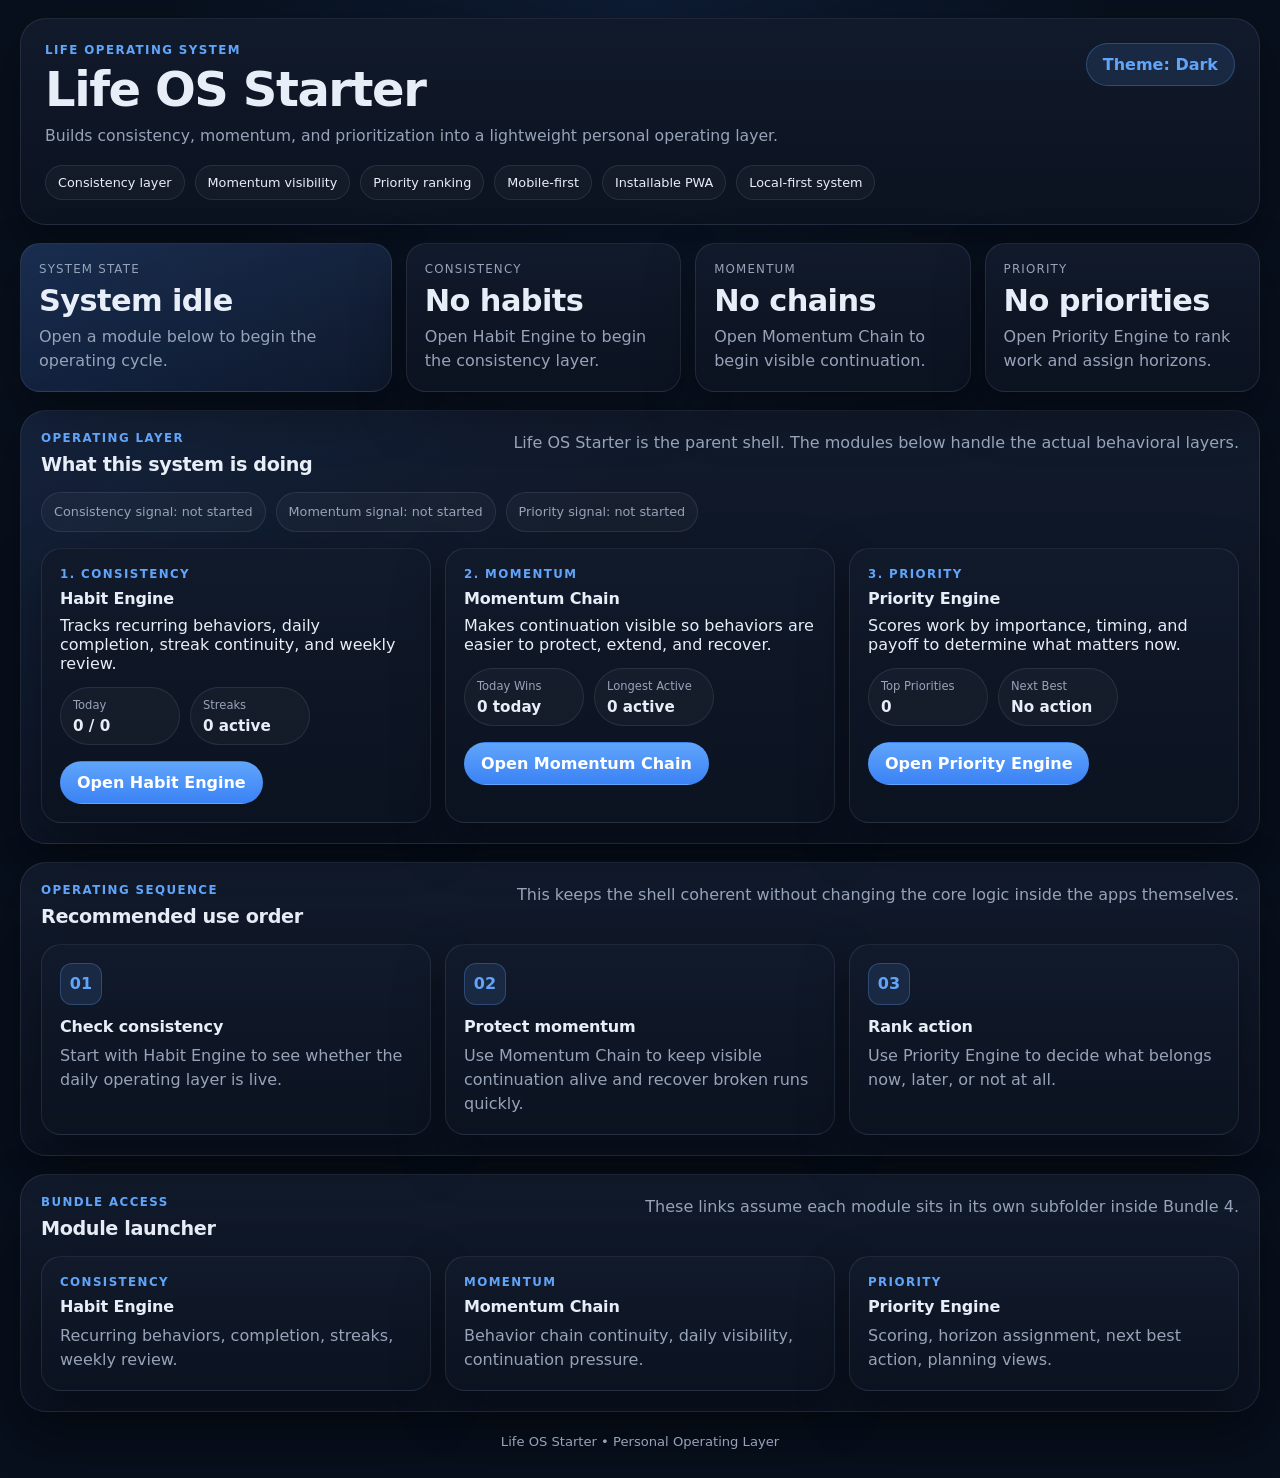
<file: index.html>
<!DOCTYPE html>
<html lang="en" data-theme="dark">
<head>
  <meta charset="UTF-8" />
  <meta name="viewport" content="width=device-width, initial-scale=1.0, viewport-fit=cover" />
  <title>Life OS Starter</title>
  <meta
    name="description"
    content="Builds consistency, momentum, and prioritization into a lightweight personal operating layer."
  />
  <meta name="theme-color" content="#0b1020" />
  <link rel="manifest" href="manifest.json" />
  <link rel="icon" href="icons/icon-192.png" />
  <link rel="apple-touch-icon" href="icons/icon-192.png" />
  <link rel="stylesheet" href="styles.css" />
</head>
<body>
  <div class="app-shell">
    <main class="app-wrap">
      <section class="hero-card">
        <div class="hero-topbar">
          <div class="brand-lockup">
            <div class="eyebrow">Life Operating System</div>
            <h1>Life OS Starter</h1>
            <p class="hero-subtitle">
              Builds consistency, momentum, and prioritization into a lightweight personal operating layer.
            </p>
          </div>

          <div class="hero-actions">
            <button id="themeBtn" class="btn btn-secondary" type="button" aria-label="Toggle theme">
              Theme: Dark
            </button>
          </div>
        </div>

        <div class="hero-pills">
          <span class="pill">Consistency layer</span>
          <span class="pill">Momentum visibility</span>
          <span class="pill">Priority ranking</span>
          <span class="pill">Mobile-first</span>
          <span class="pill">Installable PWA</span>
          <span class="pill">Local-first system</span>
        </div>
      </section>

      <section class="dashboard-grid">
        <article class="summary-card summary-card-primary">
          <div class="summary-label">System State</div>
          <div id="systemState" class="summary-value">Loading…</div>
          <div id="systemStateMeta" class="summary-subtext">
            Reading connected module signals.
          </div>
        </article>

        <article class="summary-card">
          <div class="summary-label">Consistency</div>
          <div id="consistencyValue" class="summary-value">—</div>
          <div id="consistencyMeta" class="summary-subtext">Habit Engine snapshot</div>
        </article>

        <article class="summary-card">
          <div class="summary-label">Momentum</div>
          <div id="momentumValue" class="summary-value">—</div>
          <div id="momentumMeta" class="summary-subtext">Momentum Chain snapshot</div>
        </article>

        <article class="summary-card">
          <div class="summary-label">Priority</div>
          <div id="priorityValue" class="summary-value">—</div>
          <div id="priorityMeta" class="summary-subtext">Priority Engine snapshot</div>
        </article>
      </section>

      <section class="section-card feature-card feature-card-starter">
        <div class="section-heading">
          <div>
            <div class="section-kicker">Operating Layer</div>
            <h2>What this system is doing</h2>
          </div>
          <p class="section-note">
            Life OS Starter is the parent shell. The modules below handle the actual behavioral layers.
          </p>
        </div>

        <div class="signal-strip" id="signalStrip">
          <span class="signal-pill" id="signalPillConsistency">Consistency signal: —</span>
          <span class="signal-pill" id="signalPillMomentum">Momentum signal: —</span>
          <span class="signal-pill" id="signalPillPriority">Priority signal: —</span>
        </div>

        <div class="starter-grid">
          <article class="starter-panel">
            <div class="starter-panel-kicker">1. Consistency</div>
            <h3>Habit Engine</h3>
            <p>
              Tracks recurring behaviors, daily completion, streak continuity, and weekly review.
            </p>

            <div class="mini-metrics">
              <div class="mini-metric">
                <span class="mini-label">Today</span>
                <strong id="habitTodayMetric">—</strong>
              </div>
              <div class="mini-metric">
                <span class="mini-label">Streaks</span>
                <strong id="habitStreakMetric">—</strong>
              </div>
            </div>

            <div class="panel-actions">
              <a class="btn btn-primary" href="habit-engine/index.html">Open Habit Engine</a>
            </div>
          </article>

          <article class="starter-panel">
            <div class="starter-panel-kicker">2. Momentum</div>
            <h3>Momentum Chain</h3>
            <p>
              Makes continuation visible so behaviors are easier to protect, extend, and recover.
            </p>

            <div class="mini-metrics">
              <div class="mini-metric">
                <span class="mini-label">Today Wins</span>
                <strong id="momentumTodayMetric">—</strong>
              </div>
              <div class="mini-metric">
                <span class="mini-label">Longest Active</span>
                <strong id="momentumStreakMetric">—</strong>
              </div>
            </div>

            <div class="panel-actions">
              <a class="btn btn-primary" href="momentum-chain/index.html">Open Momentum Chain</a>
            </div>
          </article>

          <article class="starter-panel">
            <div class="starter-panel-kicker">3. Priority</div>
            <h3>Priority Engine</h3>
            <p>
              Scores work by importance, timing, and payoff to determine what matters now.
            </p>

            <div class="mini-metrics">
              <div class="mini-metric">
                <span class="mini-label">Top Priorities</span>
                <strong id="priorityNearTermMetric">—</strong>
              </div>
              <div class="mini-metric">
                <span class="mini-label">Next Best</span>
                <strong id="priorityNbaMetric">—</strong>
              </div>
            </div>

            <div class="panel-actions">
              <a class="btn btn-primary" href="priority-engine/index.html">Open Priority Engine</a>
            </div>
          </article>
        </div>
      </section>

      <section class="section-card">
        <div class="section-heading">
          <div>
            <div class="section-kicker">Operating Sequence</div>
            <h2>Recommended use order</h2>
          </div>
          <p class="section-note">
            This keeps the shell coherent without changing the core logic inside the apps themselves.
          </p>
        </div>

        <div class="flow-grid">
          <article class="flow-card">
            <div class="flow-step">01</div>
            <h3>Check consistency</h3>
            <p>Start with Habit Engine to see whether the daily operating layer is live.</p>
          </article>

          <article class="flow-card">
            <div class="flow-step">02</div>
            <h3>Protect momentum</h3>
            <p>Use Momentum Chain to keep visible continuation alive and recover broken runs quickly.</p>
          </article>

          <article class="flow-card">
            <div class="flow-step">03</div>
            <h3>Rank action</h3>
            <p>Use Priority Engine to decide what belongs now, later, or not at all.</p>
          </article>
        </div>
      </section>

      <section class="section-card">
        <div class="section-heading">
          <div>
            <div class="section-kicker">Bundle Access</div>
            <h2>Module launcher</h2>
          </div>
          <p class="section-note">
            These links assume each module sits in its own subfolder inside Bundle 4.
          </p>
        </div>

        <div class="launcher-grid">
          <a class="launcher-card" href="habit-engine/index.html">
            <div class="launcher-kicker">Consistency</div>
            <h3>Habit Engine</h3>
            <p>Recurring behaviors, completion, streaks, weekly review.</p>
          </a>

          <a class="launcher-card" href="momentum-chain/index.html">
            <div class="launcher-kicker">Momentum</div>
            <h3>Momentum Chain</h3>
            <p>Behavior chain continuity, daily visibility, continuation pressure.</p>
          </a>

          <a class="launcher-card" href="priority-engine/index.html">
            <div class="launcher-kicker">Priority</div>
            <h3>Priority Engine</h3>
            <p>Scoring, horizon assignment, next best action, planning views.</p>
          </a>
        </div>
      </section>

      <footer class="app-footer">
        Life OS Starter • Personal Operating Layer
      </footer>
    </main>
  </div>

  <script src="app.js"></script>
</body>
</html>
</file>
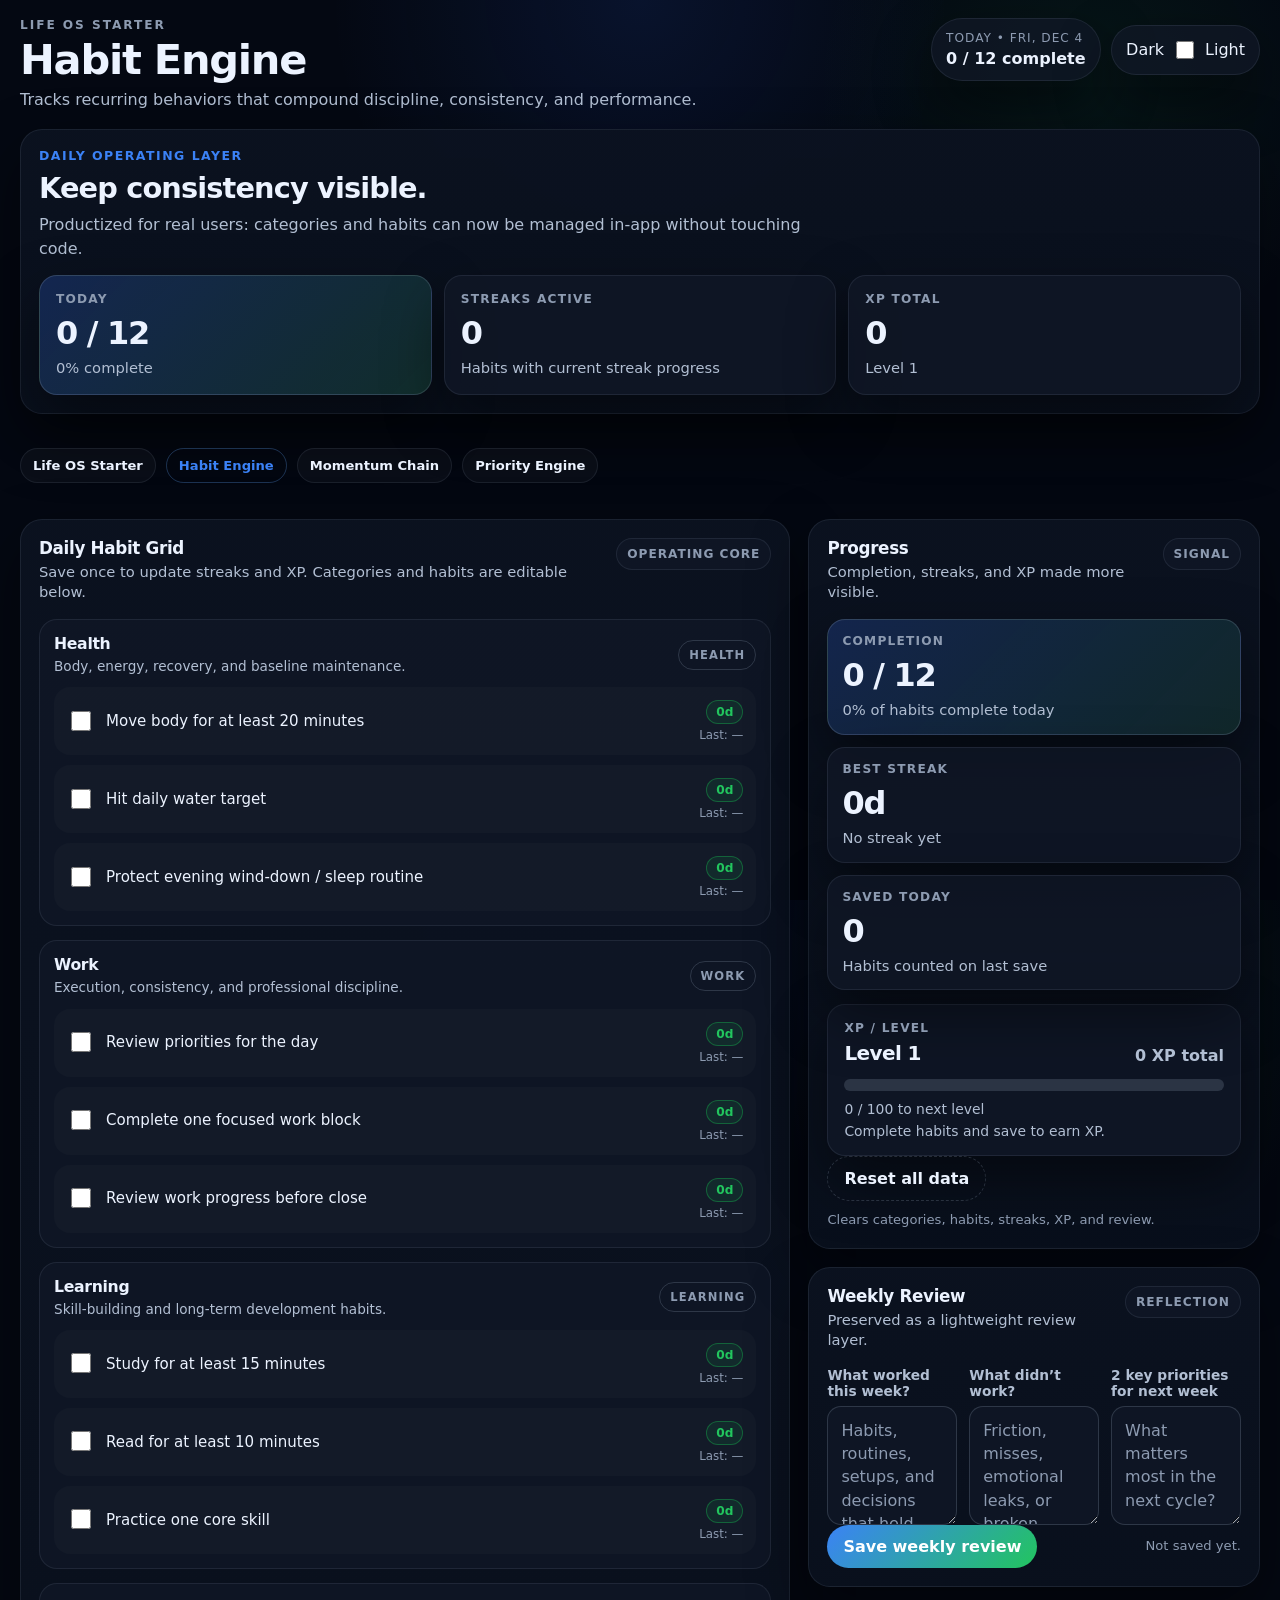
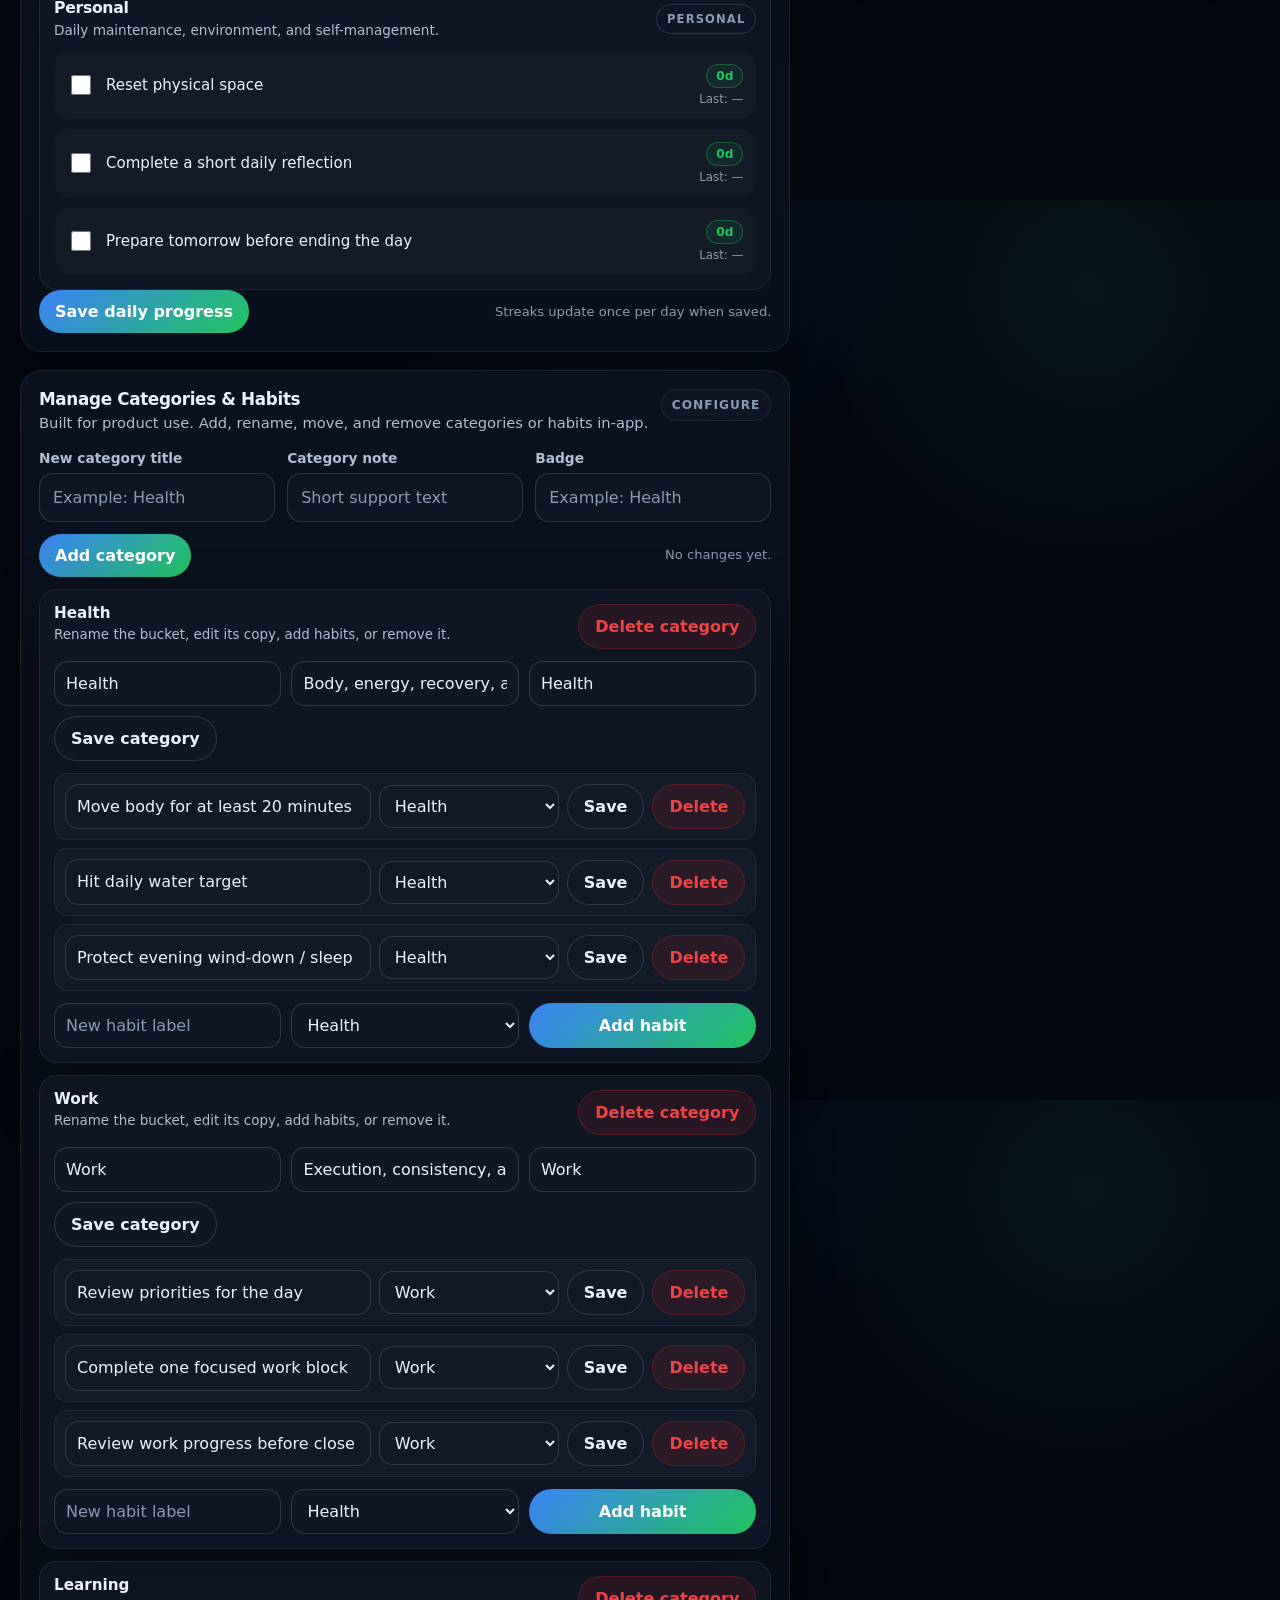
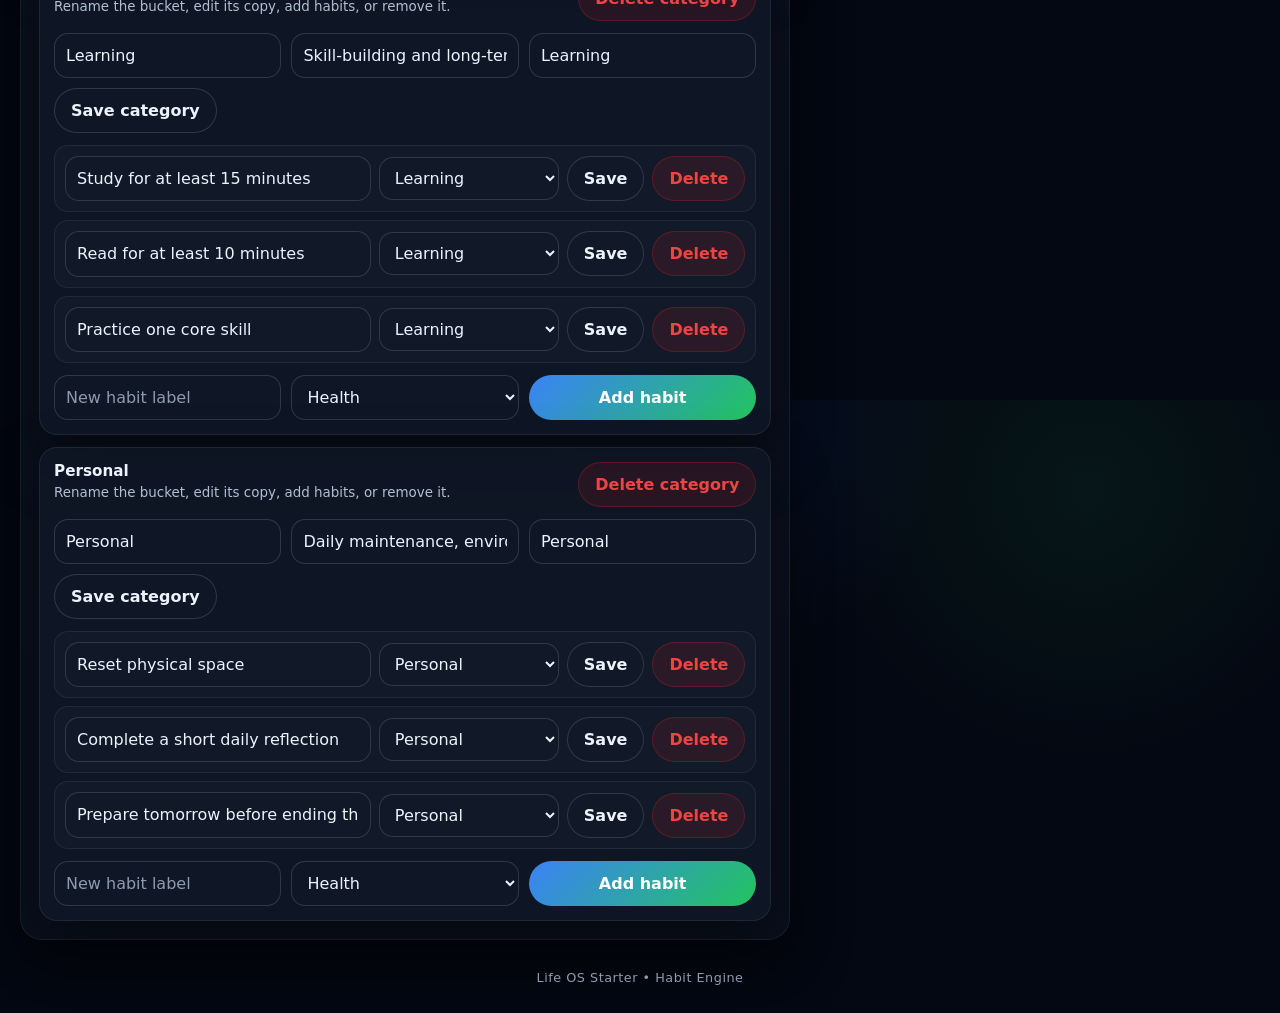
<file: habit-engine/index.html>
<!DOCTYPE html>
<html lang="en">
<head>
  <meta charset="UTF-8" />
  <title>Habit Engine</title>
  <meta name="viewport" content="width=device-width, initial-scale=1.0, viewport-fit=cover" />
  <meta name="theme-color" content="#081120" />
  <meta
    name="description"
    content="Tracks recurring behaviors that compound discipline, consistency, and performance."
  />
  <link rel="manifest" href="manifest.json" />
  <link rel="stylesheet" href="styles.css" />
</head>
<body class="theme-dark">
  <div class="app-shell">
    <header class="topbar">
      <div class="brand-block">
        <div class="eyebrow">Life OS Starter</div>
        <h1>Habit Engine</h1>
        <p class="subtitle">
          Tracks recurring behaviors that compound discipline, consistency, and performance.
        </p>
      </div>

      <div class="topbar-actions">
        <div class="today-chip">
          <span class="today-chip-label" id="today-date-label">Today</span>
          <strong id="today-completion">0 / 0 complete</strong>
        </div>

        <label class="theme-toggle" for="theme-toggle-checkbox" aria-label="Toggle theme">
          <span>Dark</span>
          <input type="checkbox" id="theme-toggle-checkbox" />
          <span>Light</span>
        </label>
      </div>
    </header>

    <main class="main-layout">
      <section class="hero-panel">
        <div class="hero-copy">
          <div class="hero-kicker">Daily operating layer</div>
          <h2>Keep consistency visible.</h2>
          <p>
            Productized for real users: categories and habits can now be managed in-app
            without touching code.
          </p>
        </div>

        <div class="hero-metrics">
          <article class="metric-card metric-card-primary">
            <div class="metric-label">Today</div>
            <div class="metric-value" id="hero-completion-count">0 / 0</div>
            <div class="metric-subtext" id="hero-completion-percent">0% complete</div>
          </article>

          <article class="metric-card">
            <div class="metric-label">Streaks Active</div>
            <div class="metric-value" id="active-streak-count">0</div>
            <div class="metric-subtext">Habits with current streak progress</div>
          </article>

          <article class="metric-card">
            <div class="metric-label">XP Total</div>
            <div class="metric-value" id="hero-xp-total">0</div>
            <div class="metric-subtext" id="hero-level-label">Level 1</div>
          </article>
        </div>
      </section>

<nav class="module-nav" aria-label="Bundle navigation">
  <a class="module-nav-link" href="../index.html">Life OS Starter</a>
  <a class="module-nav-link" href="../habit-engine/index.html" aria-current="page">Habit Engine</a>
  <a class="module-nav-link" href="../momentum-chain/index.html">Momentum Chain</a>
  <a class="module-nav-link" href="../priority-engine/index.html">Priority Engine</a>
</nav>

      <section class="content-grid">
        <div class="left-column">
          <section class="panel">
            <div class="panel-header">
              <div>
                <div class="panel-title">Daily Habit Grid</div>
                <div class="panel-note">
                  Save once to update streaks and XP. Categories and habits are editable below.
                </div>
              </div>
              <div class="panel-tag">Operating Core</div>
            </div>

            <div class="category-stack" id="habit-sections"></div>

            <div class="panel-footer">
              <button class="btn btn-primary" id="save-today-btn">Save daily progress</button>
              <div class="footer-hint" id="save-status-text">Streaks update once per day when saved.</div>
            </div>
          </section>

          <section class="panel">
            <div class="panel-header">
              <div>
                <div class="panel-title">Manage Categories & Habits</div>
                <div class="panel-note">
                  Built for product use. Add, rename, move, and remove categories or habits in-app.
                </div>
              </div>
              <div class="panel-tag">Configure</div>
            </div>

            <div class="manage-stack">
              <div class="manager-grid manager-grid-3">
                <label class="field-block">
                  <span class="field-label">New category title</span>
                  <input type="text" id="new-category-title" placeholder="Example: Health" />
                </label>

                <label class="field-block">
                  <span class="field-label">Category note</span>
                  <input type="text" id="new-category-note" placeholder="Short support text" />
                </label>

                <label class="field-block">
                  <span class="field-label">Badge</span>
                  <input type="text" id="new-category-badge" placeholder="Example: Health" />
                </label>
              </div>

              <div class="manager-actions">
                <button class="btn btn-primary" id="add-category-btn">Add category</button>
                <div class="footer-hint" id="manage-status-text">No changes yet.</div>
              </div>

              <div id="manager-sections" class="manager-sections"></div>
            </div>
          </section>
        </div>

        <div class="right-column">
          <section class="panel">
            <div class="panel-header">
              <div>
                <div class="panel-title">Progress</div>
                <div class="panel-note">Completion, streaks, and XP made more visible.</div>
              </div>
              <div class="panel-tag">Signal</div>
            </div>

            <div class="summary-stack">
              <div class="summary-card summary-card-strong">
                <div class="summary-label">Completion</div>
                <div class="summary-big" id="summary-completion-main">0 / 0</div>
                <div class="summary-small" id="summary-completion-detail">0% of habits complete today</div>
              </div>

              <div class="summary-card">
                <div class="summary-label">Best Streak</div>
                <div class="summary-big" id="best-streak-value">0d</div>
                <div class="summary-small" id="best-streak-name">No streak yet</div>
              </div>

              <div class="summary-card">
                <div class="summary-label">Saved Today</div>
                <div class="summary-big" id="xp-habits-today">0</div>
                <div class="summary-small">Habits counted on last save</div>
              </div>
            </div>

            <div class="xp-panel">
              <div class="xp-topline">
                <div>
                  <div class="xp-label">XP / Level</div>
                  <div class="xp-level" id="xp-level-label">Level 1</div>
                </div>
                <div class="xp-total" id="xp-total-label">0 XP total</div>
              </div>

              <div class="xp-bar">
                <div class="xp-fill" id="xp-fill"></div>
              </div>

              <div class="xp-meta">
                <span id="xp-current-segment">0 / 100 to next level</span>
                <span id="xp-today-note">Complete habits and save to earn XP.</span>
              </div>
            </div>

            <div class="panel-footer panel-footer-tight">
              <button class="btn btn-ghost" id="reset-data-btn">Reset all data</button>
              <div class="footer-hint">Clears categories, habits, streaks, XP, and review.</div>
            </div>
          </section>

          <section class="panel">
            <div class="panel-header">
              <div>
                <div class="panel-title">Weekly Review</div>
                <div class="panel-note">Preserved as a lightweight review layer.</div>
              </div>
              <div class="panel-tag">Reflection</div>
            </div>

            <div class="review-stack">
              <label class="field-block">
                <span class="field-label">What worked this week?</span>
                <textarea id="review-worked" rows="4" placeholder="Habits, routines, setups, and decisions that held up."></textarea>
              </label>

              <label class="field-block">
                <span class="field-label">What didn’t work?</span>
                <textarea id="review-didnt" rows="4" placeholder="Friction, misses, emotional leaks, or broken routines."></textarea>
              </label>

              <label class="field-block">
                <span class="field-label">2 key priorities for next week</span>
                <textarea id="review-focus" rows="4" placeholder="What matters most in the next cycle?"></textarea>
              </label>
            </div>

            <div class="panel-footer">
              <button class="btn btn-primary" id="save-review-btn">Save weekly review</button>
              <div class="footer-hint footer-status" id="review-status-text">Not saved yet.</div>
            </div>
          </section>
        </div>
      </section>
    </main>

    <footer class="app-footer">Life OS Starter • Habit Engine</footer>
  </div>

  <script src="app.js"></script>
</body>
</html>
</file>
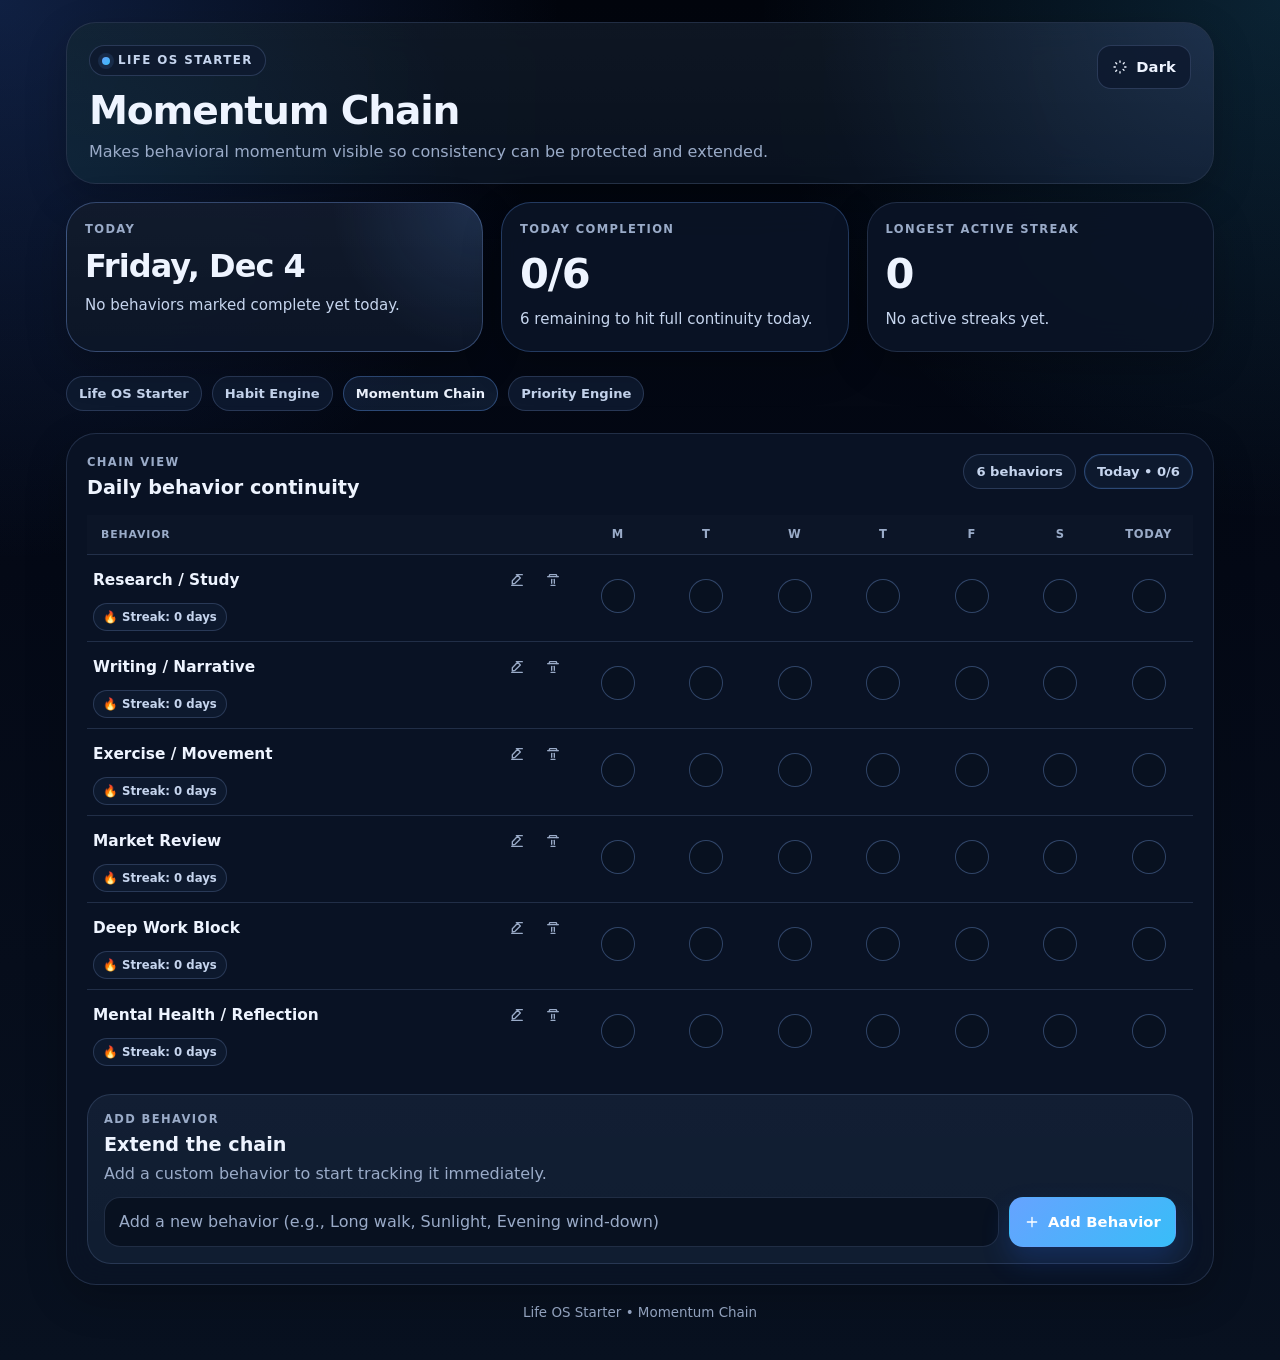
<file: momentum-chain/index.html>
<!DOCTYPE html>
<html lang="en">
<head>
  <meta charset="UTF-8" />
  <meta
    name="viewport"
    content="width=device-width, initial-scale=1, viewport-fit=cover"
  />
  <meta name="theme-color" content="#081120" />
  <meta
    name="description"
    content="Momentum Chain makes behavioral momentum visible so consistency can be protected and extended."
  />
  <title>Momentum Chain</title>
  <link rel="manifest" href="manifest.json" />
  <link rel="icon" href="icons/icon-192.png" />
  <link rel="apple-touch-icon" href="icons/icon-192.png" />
  <link rel="stylesheet" href="styles.css" />

<style>
  nav.module-nav {
    display: flex;
    flex-wrap: wrap;
    gap: 10px;
    margin: 6px 0 4px;
  }

  nav.module-nav a.module-nav-link {
    display: inline-flex;
    align-items: center;
    justify-content: center;
    min-height: 34px;
    padding: 7px 12px;
    border-radius: 999px;
    border: 1px solid var(--pill-border);
    background: var(--pill-bg);
    color: var(--text-soft);
    text-decoration: none;
    font-size: 0.82rem;
    font-weight: 650;
    white-space: nowrap;
    transition: all 0.18s ease;
  }

  nav.module-nav a.module-nav-link:hover {
    color: var(--text-main);
    border-color: var(--border-strong);
    background: var(--bg-soft-2);
    transform: translateY(-1px);
  }

  nav.module-nav a.module-nav-link[aria-current="page"] {
    color: var(--text-main);
    border-color: rgba(102, 163, 255, 0.34);
    background: rgba(102, 163, 255, 0.12);
  }
</style>
</head>
<body data-theme="deep">
  <div class="app-shell">
    <header class="app-header card glass">
      <div class="brand-copy">
        <div class="eyebrow">
          <span class="eyebrow-dot"></span>
          Life OS Starter
        </div>
        <h1>Momentum Chain</h1>
        <p class="subtitle">
          Makes behavioral momentum visible so consistency can be protected and extended.
        </p>
      </div>

      <div class="header-actions">
        <button class="button button-ghost" id="themeToggleBtn" type="button" aria-label="Toggle theme">
          <svg viewBox="0 0 24 24" aria-hidden="true">
            <path d="M12 3v2m0 14v2m9-9h-2M5 12H3m15.364-6.364-1.414 1.414M7.05 16.95l-1.414 1.414m0-12.728L7.05 7.05m10.9 9.9-1.414-1.414" />
          </svg>
          <span id="themeToggleLabel">Dark</span>
        </button>
      </div>
    </header>

    <main class="main-stack">
      <section class="hero-grid">
        <article class="hero-card card feature-card">
          <div class="feature-label">Today</div>
          <div class="feature-value" id="todayDateLabel">—</div>
          <div class="feature-subtext" id="todayStatusText">Loading today status…</div>
        </article>

        <article class="hero-card card stat-card stat-card-primary">
          <div class="stat-label">Today Completion</div>
          <div class="stat-value" id="todayCompletionCount">0/0</div>
          <div class="stat-subtext" id="todayCompletionText">No behaviors yet</div>
        </article>

        <article class="hero-card card stat-card">
          <div class="stat-label">Longest Active Streak</div>
          <div class="stat-value" id="longestStreakCount">0</div>
          <div class="stat-subtext" id="longestStreakText">No active streaks yet</div>
        </article>
      </section>

<nav class="module-nav" aria-label="Bundle navigation">
  <a class="module-nav-link" href="../index.html">Life OS Starter</a>
  <a class="module-nav-link" href="../habit-engine/index.html">Habit Engine</a>
  <a class="module-nav-link" href="../momentum-chain/index.html" aria-current="page">Momentum Chain</a>
  <a class="module-nav-link" href="../priority-engine/index.html">Priority Engine</a>
</nav>

      <section class="card chain-card">
        <div class="section-head">
          <div>
            <div class="section-kicker">Chain View</div>
            <h2>Daily behavior continuity</h2>
          </div>
          <div class="summary-strip" id="summaryStrip">
            <span class="summary-pill" id="habitCountPill">0 behaviors</span>
            <span class="summary-pill summary-pill-today" id="todayPill">Today</span>
          </div>
        </div>

        <div class="table-wrap">
          <table class="chain-grid" aria-label="Momentum Chain">
            <thead>
              <tr>
                <th class="habit-col">Behavior</th>
                <th id="dayHeader0"></th>
                <th id="dayHeader1"></th>
                <th id="dayHeader2"></th>
                <th id="dayHeader3"></th>
                <th id="dayHeader4"></th>
                <th id="dayHeader5"></th>
                <th id="dayHeader6"></th>
              </tr>
            </thead>
            <tbody id="chainBody"></tbody>
          </table>
        </div>

        <div id="emptyState" class="empty-state" hidden>
          <strong>No behaviors yet.</strong>
          Add your first behavior below, then tap circles to keep the chain alive.
        </div>

        <div class="add-panel">
          <div class="add-panel-copy">
            <div class="section-kicker">Add Behavior</div>
            <h3>Extend the chain</h3>
            <p>Add a custom behavior to start tracking it immediately.</p>
          </div>

          <div class="add-habit-row">
            <input
              type="text"
              id="newHabitInput"
              placeholder="Add a new behavior (e.g., Long walk, Sunlight, Evening wind-down)"
              autocomplete="off"
            />
            <button class="button button-primary" id="addHabitBtn" type="button">
              <svg viewBox="0 0 24 24" aria-hidden="true">
                <path d="M12 5v14M5 12h14" />
              </svg>
              <span>Add Behavior</span>
            </button>
          </div>
        </div>
      </section>
    </main>

    <footer class="app-footer">
      Life OS Starter • Momentum Chain
    </footer>
  </div>

  <script src="app.js"></script>
</body>
</html>
</file>
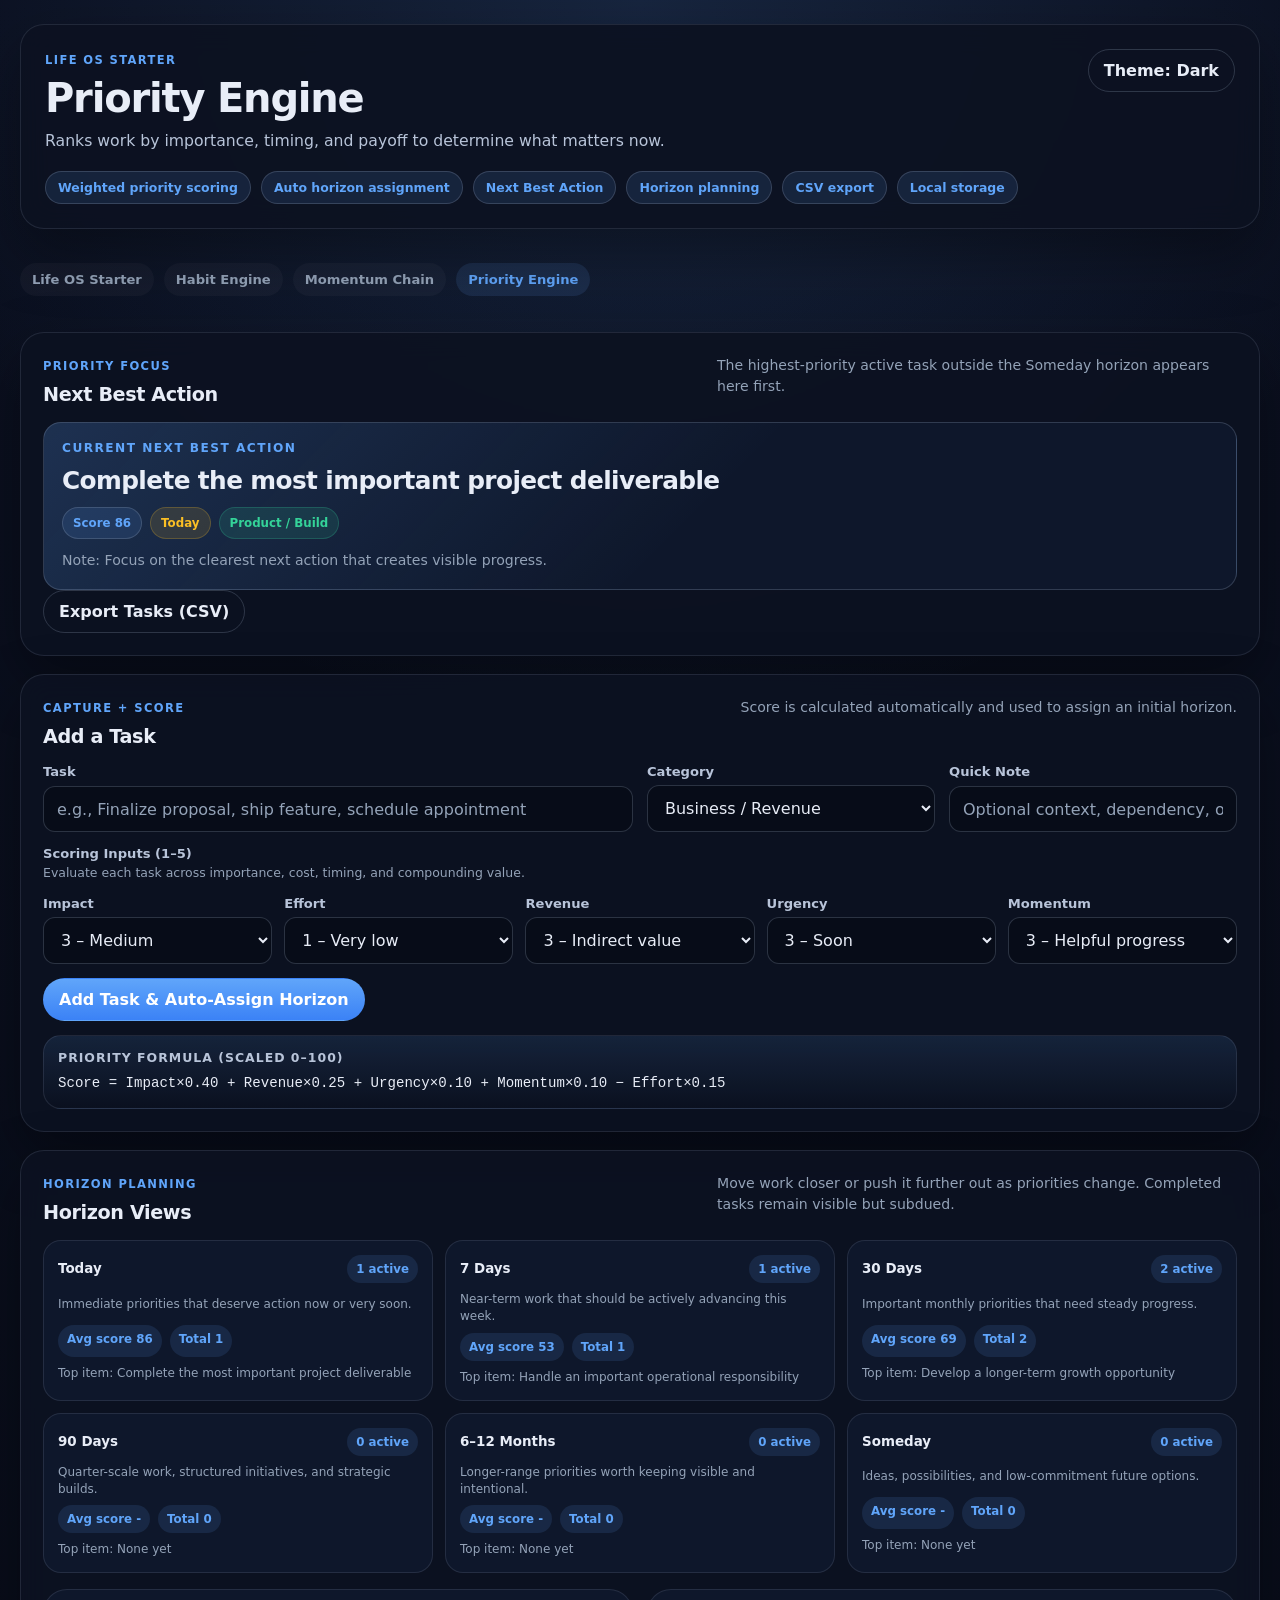
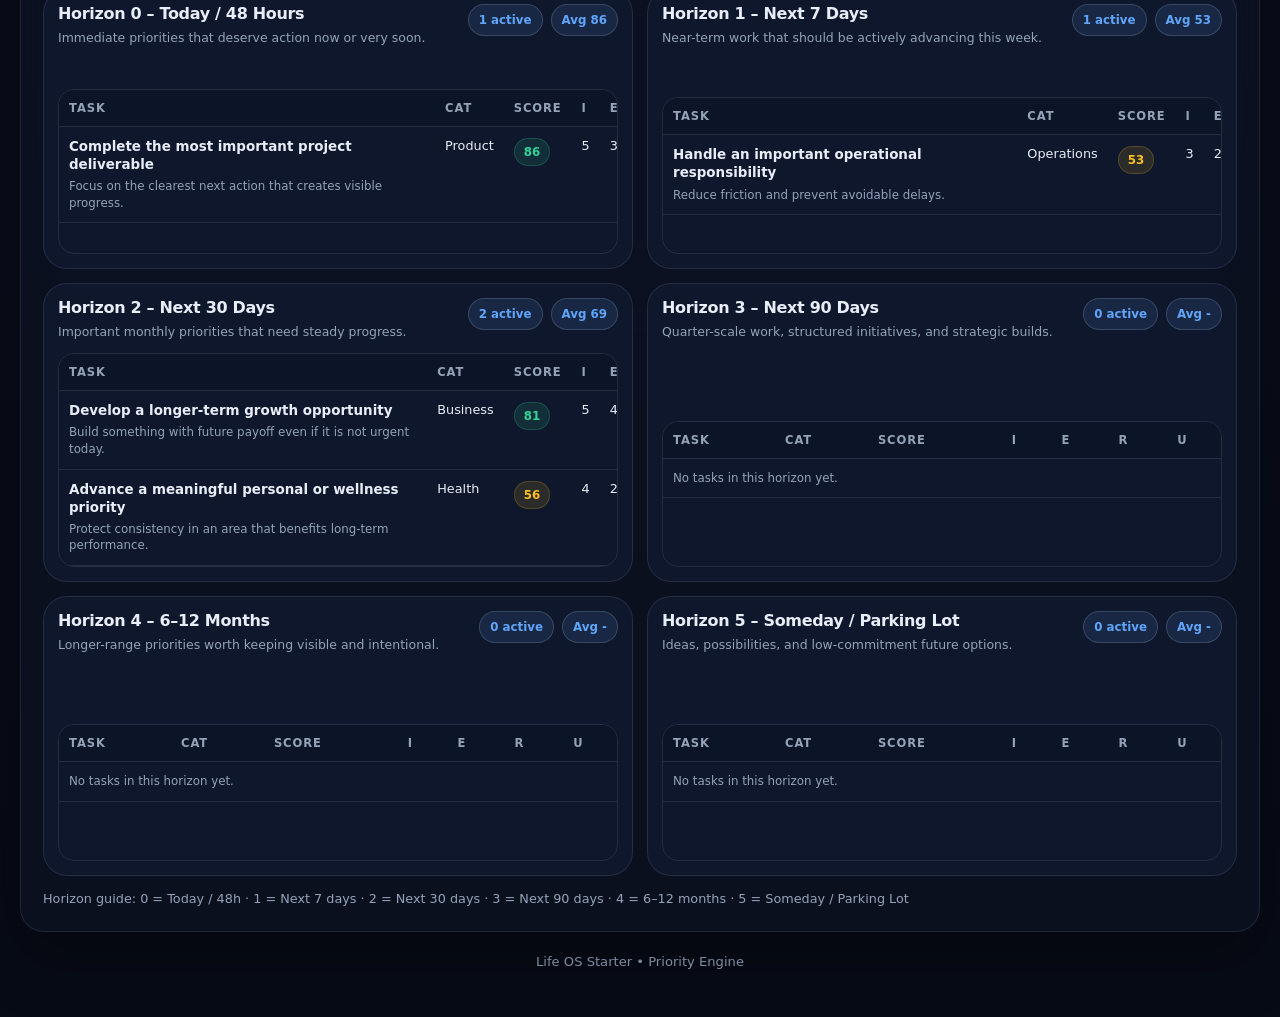
<file: priority-engine/index.html>
<!DOCTYPE html>
<html lang="en" data-theme="dark">
<head>
  <meta charset="UTF-8" />
  <meta name="viewport" content="width=device-width, initial-scale=1.0" />
  <title>Priority Engine</title>
  <meta
    name="description"
    content="Ranks work by importance, timing, and payoff to determine what matters now."
  />
  <meta name="theme-color" content="#0b1020" />
  <link rel="manifest" href="manifest.json" />
  <link rel="icon" href="data:image/svg+xml,%3Csvg xmlns='http://www.w3.org/2000/svg' viewBox='0 0 64 64'%3E%3Crect width='64' height='64' rx='14' fill='%230b1020'/%3E%3Cpath d='M16 45V19h8c5.8 0 9.8 3.2 9.8 8.7 0 5.4-4 8.7-9.8 8.7h-3.5V45H16zm8-12.4c3.1 0 5-1.7 5-4.9s-1.9-4.9-5-4.9h-3.5v9.8H24zm13 12.4 8.1-26h6.4l8.1 26h-4.9l-1.8-6.1h-8.9L42 45h-5zm7.8-10.1h6.6l-3.3-11.1-3.3 11.1z' fill='%23dbeafe'/%3E%3C/svg%3E" />
  <link rel="apple-touch-icon" href="data:image/svg+xml,%3Csvg xmlns='http://www.w3.org/2000/svg' viewBox='0 0 180 180'%3E%3Crect width='180' height='180' rx='38' fill='%230b1020'/%3E%3Cpath d='M39 128V52h22.5c16.2 0 27.4 9.3 27.4 25.4S77.7 103 61.5 103H51.2v25H39zm22.5-36.2c8.7 0 14.1-4.8 14.1-13.4S70.2 65 61.5 65H51.2v26.8h10.3zm36.5 36.2 23.6-76h18.8l23.6 76H149l-5.4-17.8h-26L112.3 128H98zM120.8 98.5H140l-9.6-32.2-9.6 32.2z' fill='%23dbeafe'/%3E%3C/svg%3E" />
  <link rel="stylesheet" href="styles.css" />
</head>
<body>
  <div class="app-shell">
    <main class="app-wrap">
      <section class="hero-card">
        <div class="hero-topbar">
          <div class="brand-lockup">
            <div class="eyebrow">Life OS Starter</div>
            <h1>Priority Engine</h1>
            <p class="hero-subtitle">
              Ranks work by importance, timing, and payoff to determine what matters now.
            </p>
          </div>

          <div class="hero-actions">
            <button id="themeBtn" class="btn btn-secondary" type="button" aria-label="Toggle theme">
              Theme: Dark
            </button>
          </div>
        </div>

        <div class="hero-pills">
          <span class="pill">Weighted priority scoring</span>
          <span class="pill">Auto horizon assignment</span>
          <span class="pill">Next Best Action</span>
          <span class="pill">Horizon planning</span>
          <span class="pill">CSV export</span>
          <span class="pill">Local storage</span>
        </div>
      </section>

<nav class="module-nav" aria-label="Bundle navigation">
  <a class="module-nav-link" href="../index.html">Life OS Starter</a>
  <a class="module-nav-link" href="../habit-engine/index.html">Habit Engine</a>
  <a class="module-nav-link" href="../momentum-chain/index.html">Momentum Chain</a>
  <a class="module-nav-link" href="../priority-engine/index.html" aria-current="page">Priority Engine</a>
</nav>

      <section class="section-card feature-card feature-card-priority">
        <div class="section-heading">
          <div>
            <div class="section-kicker">Priority Focus</div>
            <h2>Next Best Action</h2>
          </div>
          <p class="section-note">
            The highest-priority active task outside the Someday horizon appears here first.
          </p>
        </div>

        <div id="nba-panel" class="nba-panel">
          <!-- populated by app.js -->
        </div>

        <div class="section-actions">
          <button id="btn-export-csv" class="btn btn-secondary" type="button">
            Export Tasks (CSV)
          </button>
        </div>
      </section>

      <section class="section-card">
        <div class="section-heading">
          <div>
            <div class="section-kicker">Capture + Score</div>
            <h2>Add a Task</h2>
          </div>
          <p class="section-note">
            Score is calculated automatically and used to assign an initial horizon.
          </p>
        </div>

        <form id="task-form" class="task-form">
          <div class="form-grid">
            <div class="field field-span-2">
              <label for="task-title">Task</label>
              <input
                id="task-title"
                type="text"
                placeholder="e.g., Finalize proposal, ship feature, schedule appointment"
                required
              />
            </div>

            <div class="field">
              <label for="task-category">Category</label>
              <select id="task-category">
                <option value="Business / Revenue">Business / Revenue</option>
                <option value="Product / Build">Product / Build</option>
                <option value="Operations / Admin">Operations / Admin</option>
                <option value="Marketing / Growth">Marketing / Growth</option>
                <option value="Finance / Planning">Finance / Planning</option>
                <option value="Health / Wellness">Health / Wellness</option>
                <option value="Learning / Skill Building">Learning / Skill Building</option>
                <option value="Creative / Writing">Creative / Writing</option>
                <option value="Personal / Household">Personal / Household</option>
                <option value="Other">Other</option>
              </select>
            </div>

            <div class="field">
              <label for="task-notes">Quick Note</label>
              <input
                id="task-notes"
                type="text"
                placeholder="Optional context, dependency, or reminder"
              />
            </div>

            <div class="field field-full">
              <div class="scoring-header">
                <div>
                  <label class="scoring-title">Scoring Inputs (1–5)</label>
                  <div class="field-hint">
                    Evaluate each task across importance, cost, timing, and compounding value.
                  </div>
                </div>
              </div>

              <div class="score-grid">
                <div class="field">
                  <label for="impact-score">Impact</label>
                  <select id="impact-score">
                    <option value="5">5 – Transformational</option>
                    <option value="4">4 – High</option>
                    <option value="3" selected>3 – Medium</option>
                    <option value="2">2 – Low</option>
                    <option value="1">1 – Minimal</option>
                  </select>
                </div>

                <div class="field">
                  <label for="effort-score">Effort</label>
                  <select id="effort-score">
                    <option value="1" selected>1 – Very low</option>
                    <option value="2">2 – Low</option>
                    <option value="3">3 – Moderate</option>
                    <option value="4">4 – High</option>
                    <option value="5">5 – Very high</option>
                  </select>
                </div>

                <div class="field">
                  <label for="revenue-score">Revenue</label>
                  <select id="revenue-score">
                    <option value="5">5 – Strong direct payoff</option>
                    <option value="4">4 – Clear payoff potential</option>
                    <option value="3" selected>3 – Indirect value</option>
                    <option value="2">2 – Limited payoff</option>
                    <option value="1">1 – No direct payoff</option>
                  </select>
                </div>

                <div class="field">
                  <label for="urgency-score">Urgency</label>
                  <select id="urgency-score">
                    <option value="5">5 – Immediate</option>
                    <option value="4">4 – This week</option>
                    <option value="3" selected>3 – Soon</option>
                    <option value="2">2 – Flexible</option>
                    <option value="1">1 – No time pressure</option>
                  </select>
                </div>

                <div class="field">
                  <label for="momentum-score">Momentum</label>
                  <select id="momentum-score">
                    <option value="5">5 – Unlocks many next steps</option>
                    <option value="4">4 – Creates strong forward motion</option>
                    <option value="3" selected>3 – Helpful progress</option>
                    <option value="2">2 – Limited carryover</option>
                    <option value="1">1 – Little downstream effect</option>
                  </select>
                </div>
              </div>
            </div>

            <div class="field field-full">
              <div class="form-actions">
                <button type="submit" class="btn btn-primary">
                  Add Task &amp; Auto-Assign Horizon
                </button>
              </div>
            </div>
          </div>
        </form>

        <div class="formula-card">
          <div class="formula-label">Priority Formula (scaled 0–100)</div>
          <code>
            Score = Impact×0.40 + Revenue×0.25 + Urgency×0.10 + Momentum×0.10 − Effort×0.15
          </code>
        </div>
      </section>

      <section class="section-card">
        <div class="section-heading">
          <div>
            <div class="section-kicker">Horizon Planning</div>
            <h2>Horizon Views</h2>
          </div>
          <p class="section-note">
            Move work closer or push it further out as priorities change. Completed tasks remain visible but subdued.
          </p>
        </div>

        <div id="horizon-summary-grid" class="horizon-summary-grid">
          <!-- populated by app.js -->
        </div>

        <div id="horizons-grid" class="horizons-grid">
          <!-- populated by app.js -->
        </div>

        <p class="footnote">
          Horizon guide: 0 = Today / 48h · 1 = Next 7 days · 2 = Next 30 days · 3 = Next 90 days · 4 = 6–12 months · 5 = Someday / Parking Lot
        </p>
      </section>

      <footer class="app-footer">
        Life OS Starter • Priority Engine
      </footer>
    </main>
  </div>

  <script src="app.js"></script>
</body>
</html>
</file>
<file: styles.css>
:root {
  --bg: #08101d;
  --bg-elev-1: #0b1220;
  --bg-elev-2: #111a2b;
  --bg-elev-3: #172235;
  --text: #e8eef8;
  --muted: #96a3b8;
  --soft: #6f8099;
  --border: rgba(148, 163, 184, 0.15);
  --accent: #60a5fa;
  --accent-strong: #3b82f6;
  --accent-soft: rgba(96, 165, 250, 0.12);
  --green: #34d399;
  --green-soft: rgba(52, 211, 153, 0.12);
  --amber: #fbbf24;
  --amber-soft: rgba(251, 191, 36, 0.12);
  --red: #f87171;
  --red-soft: rgba(248, 113, 113, 0.12);
  --shadow: 0 20px 50px rgba(0, 0, 0, 0.34);
  --radius-xl: 26px;
  --radius-lg: 20px;
  --radius-md: 16px;
  --radius-sm: 12px;
  --max-width: 1240px;
}

html[data-theme="light"] {
  --bg: #f3f7fb;
  --bg-elev-1: #ffffff;
  --bg-elev-2: #ffffff;
  --bg-elev-3: #f8fbff;
  --text: #18212f;
  --muted: #607084;
  --soft: #7d8da2;
  --border: rgba(15, 23, 42, 0.10);
  --accent: #2563eb;
  --accent-strong: #1d4ed8;
  --accent-soft: rgba(37, 99, 235, 0.08);
  --green: #059669;
  --green-soft: rgba(5, 150, 105, 0.08);
  --amber: #b45309;
  --amber-soft: rgba(245, 158, 11, 0.10);
  --red: #b91c1c;
  --red-soft: rgba(220, 38, 38, 0.08);
  --shadow: 0 16px 36px rgba(15, 23, 42, 0.08);
}

* {
  box-sizing: border-box;
}

html,
body {
  margin: 0;
  min-height: 100%;
}

body {
  font-family: Inter, system-ui, -apple-system, BlinkMacSystemFont, "Segoe UI", sans-serif;
  color: var(--text);
  background:
    radial-gradient(circle at top, rgba(59, 130, 246, 0.10), transparent 30%),
    linear-gradient(180deg, var(--bg) 0%, var(--bg) 100%);
  padding: 18px;
}

button,
input,
select,
textarea {
  font: inherit;
}

a {
  color: inherit;
  text-decoration: none;
}

.app-shell {
  width: 100%;
}

.app-wrap {
  width: 100%;
  max-width: var(--max-width);
  margin: 0 auto;
}

.hero-card,
.section-card,
.summary-card,
.starter-panel,
.flow-card,
.launcher-card {
  background: linear-gradient(180deg, var(--bg-elev-2), var(--bg-elev-1));
  border: 1px solid var(--border);
  box-shadow: var(--shadow);
}

.hero-card {
  border-radius: var(--radius-xl);
  padding: 24px;
}

.hero-topbar {
  display: flex;
  justify-content: space-between;
  gap: 20px;
  align-items: flex-start;
  flex-wrap: wrap;
}

.brand-lockup {
  max-width: 780px;
}

.eyebrow,
.section-kicker,
.starter-panel-kicker,
.launcher-kicker {
  font-size: 0.74rem;
  text-transform: uppercase;
  letter-spacing: 0.12em;
  color: var(--accent);
  font-weight: 700;
  margin-bottom: 8px;
}

h1,
h2,
h3,
p {
  margin: 0;
}

h1 {
  font-size: clamp(2rem, 4vw, 3rem);
  line-height: 1.02;
  letter-spacing: -0.03em;
}

h2 {
  font-size: 1.2rem;
  letter-spacing: -0.02em;
}

h3 {
  font-size: 1rem;
  letter-spacing: -0.01em;
}

.hero-subtitle,
.section-note,
.summary-subtext,
.signal-pill,
.mini-label,
.flow-card p,
.launcher-card p,
.app-footer {
  color: var(--muted);
  line-height: 1.5;
}

.hero-subtitle {
  margin-top: 10px;
  font-size: 0.98rem;
}

.hero-actions {
  display: flex;
  gap: 10px;
}

.hero-pills,
.signal-strip,
.panel-actions,
.mini-metrics {
  display: flex;
  flex-wrap: wrap;
  gap: 10px;
}

.hero-pills {
  margin-top: 18px;
}

.pill,
.signal-pill,
.mini-metric {
  border: 1px solid var(--border);
  background: rgba(255, 255, 255, 0.03);
  border-radius: 999px;
}

html[data-theme="light"] .pill,
html[data-theme="light"] .signal-pill,
html[data-theme="light"] .mini-metric {
  background: rgba(15, 23, 42, 0.03);
}

.pill,
.signal-pill {
  padding: 9px 12px;
  font-size: 0.8rem;
}

.dashboard-grid {
  display: grid;
  grid-template-columns: 1fr;
  gap: 14px;
  margin-top: 18px;
}

.summary-card {
  border-radius: var(--radius-lg);
  padding: 18px;
  min-height: 132px;
}

.summary-card-primary {
  background:
    linear-gradient(135deg, rgba(59, 130, 246, 0.18), rgba(59, 130, 246, 0.05)),
    linear-gradient(180deg, var(--bg-elev-2), var(--bg-elev-1));
}

.summary-label {
  font-size: 0.74rem;
  text-transform: uppercase;
  letter-spacing: 0.10em;
  color: var(--muted);
  margin-bottom: 8px;
}

.summary-value {
  font-size: clamp(1.25rem, 2.7vw, 1.9rem);
  font-weight: 700;
  letter-spacing: -0.02em;
  line-height: 1.15;
  margin-bottom: 6px;
}

.section-card {
  border-radius: var(--radius-xl);
  padding: 20px;
  margin-top: 18px;
}

.feature-card-starter {
  background:
    linear-gradient(135deg, rgba(59, 130, 246, 0.08), transparent 40%),
    linear-gradient(180deg, var(--bg-elev-2), var(--bg-elev-1));
}

.section-heading {
  display: flex;
  justify-content: space-between;
  align-items: flex-start;
  gap: 14px;
  flex-wrap: wrap;
  margin-bottom: 16px;
}

.signal-strip {
  margin-bottom: 16px;
}

.starter-grid,
.flow-grid,
.launcher-grid {
  display: grid;
  grid-template-columns: 1fr;
  gap: 14px;
}

.starter-panel,
.flow-card,
.launcher-card {
  border-radius: var(--radius-lg);
  padding: 18px;
}

.starter-panel p,
.flow-card p,
.launcher-card p {
  margin-top: 8px;
}

.mini-metrics {
  margin-top: 14px;
}

.mini-metric {
  padding: 9px 12px;
  min-width: 120px;
}

.mini-label {
  display: block;
  font-size: 0.72rem;
  margin-bottom: 2px;
}

.mini-metric strong {
  font-size: 0.95rem;
}

.panel-actions {
  margin-top: 16px;
}

.flow-step {
  display: inline-flex;
  align-items: center;
  justify-content: center;
  width: 42px;
  height: 42px;
  border-radius: 12px;
  background: var(--accent-soft);
  color: var(--accent);
  font-weight: 800;
  margin-bottom: 12px;
  border: 1px solid rgba(96, 165, 250, 0.28);
}

.launcher-card {
  transition: transform 120ms ease, border-color 120ms ease;
}

.launcher-card:hover {
  transform: translateY(-2px);
  border-color: rgba(96, 165, 250, 0.34);
}

.btn {
  appearance: none;
  border: 1px solid transparent;
  border-radius: 999px;
  padding: 11px 16px;
  cursor: pointer;
  font-weight: 600;
  transition: transform 120ms ease, opacity 120ms ease, background 120ms ease;
  display: inline-flex;
  align-items: center;
  justify-content: center;
}

.btn:hover {
  transform: translateY(-1px);
}

.btn-primary {
  background: linear-gradient(180deg, var(--accent), var(--accent-strong));
  color: #ffffff;
}

.btn-secondary {
  background: var(--accent-soft);
  color: var(--accent);
  border-color: rgba(96, 165, 250, 0.28);
}

.app-footer {
  text-align: center;
  font-size: 0.82rem;
  padding: 20px 8px 8px;
}

@media (min-width: 700px) {
  .dashboard-grid {
    grid-template-columns: 1.35fr 1fr 1fr 1fr;
  }

  .starter-grid,
  .flow-grid,
  .launcher-grid {
    grid-template-columns: repeat(3, minmax(0, 1fr));
  }
}
</file>
<file: habit-engine/styles.css>
:root {
  --bg: #f3f6fb;
  --bg-elevated: #ffffff;
  --bg-soft: #eef3fb;
  --bg-softer: #f7f9fc;
  --text: #111827;
  --text-soft: #5b6474;
  --text-faint: #7b8596;
  --border: rgba(15, 23, 42, 0.10);
  --border-strong: rgba(15, 23, 42, 0.18);
  --shadow: 0 18px 40px rgba(15, 23, 42, 0.08);
  --accent: #2563eb;
  --accent-2: #22c55e;
  --success: #16a34a;
  --warning: #f59e0b;
  --danger: #dc2626;
  --radius-xl: 22px;
  --radius-lg: 18px;
  --radius-md: 14px;
  --radius-sm: 12px;
  --transition: 0.2s ease;
}

body.theme-dark {
  --bg: #040812;
  --bg-elevated: linear-gradient(180deg, rgba(11, 18, 32, 0.96), rgba(9, 16, 29, 0.98));
  --bg-soft: rgba(17, 24, 39, 0.72);
  --bg-softer: rgba(255, 255, 255, 0.02);
  --text: #ecf3ff;
  --text-soft: #b2bfd3;
  --text-faint: #8d9bb1;
  --border: rgba(148, 163, 184, 0.12);
  --border-strong: rgba(148, 163, 184, 0.24);
  --shadow: 0 24px 60px rgba(0, 0, 0, 0.45);
  --accent: #3b82f6;
  --accent-2: #22c55e;
}

* {
  box-sizing: border-box;
}

html {
  height: 100%;
}

body {
  min-height: 100%;
  margin: 0;
  font-family: Inter, system-ui, -apple-system, BlinkMacSystemFont, "Segoe UI", sans-serif;
  background:
    radial-gradient(circle at top, rgba(37, 99, 235, 0.12), transparent 28%),
    radial-gradient(circle at 85% 10%, rgba(34, 197, 94, 0.08), transparent 20%),
    var(--bg);
  color: var(--text);
  transition: background var(--transition), color var(--transition);
}

button,
input,
textarea,
select {
  font: inherit;
}

input,
textarea,
select {
  width: 100%;
  border-radius: 14px;
  border: 1px solid var(--border-strong);
  background: var(--bg-soft);
  color: var(--text);
  padding: 12px 13px;
  line-height: 1.45;
}

input::placeholder,
textarea::placeholder {
  color: var(--text-faint);
}

textarea {
  resize: vertical;
  min-height: 96px;
}

button:focus-visible,
input:focus-visible,
textarea:focus-visible,
select:focus-visible {
  outline: 2px solid var(--accent);
  outline-offset: 2px;
}

.app-shell {
  width: min(1240px, calc(100% - 24px));
  margin: 0 auto;
  padding: 18px 0 28px;
}

.topbar {
  display: flex;
  flex-direction: column;
  gap: 16px;
  margin-bottom: 18px;
}

.brand-block {
  display: flex;
  flex-direction: column;
  gap: 6px;
}

.eyebrow {
  font-size: 0.76rem;
  letter-spacing: 0.16em;
  text-transform: uppercase;
  color: var(--text-faint);
  font-weight: 700;
}

h1 {
  margin: 0;
  font-size: clamp(1.9rem, 4vw, 2.6rem);
  line-height: 1.05;
  letter-spacing: -0.03em;
}

.subtitle {
  margin: 0;
  color: var(--text-soft);
  max-width: 760px;
  line-height: 1.45;
}

.topbar-actions {
  display: flex;
  flex-wrap: wrap;
  gap: 10px;
  align-items: center;
}

.today-chip,
.theme-toggle,
.metric-card,
.panel,
.summary-card,
.xp-panel,
.manager-card {
  border: 1px solid var(--border);
  box-shadow: var(--shadow);
}

.today-chip {
  display: inline-flex;
  flex-direction: column;
  gap: 4px;
  padding: 12px 14px;
  border-radius: 999px;
  background: var(--bg-soft);
  min-width: 170px;
}

.today-chip-label {
  font-size: 0.76rem;
  color: var(--text-faint);
  text-transform: uppercase;
  letter-spacing: 0.08em;
}

.theme-toggle {
  display: inline-flex;
  align-items: center;
  gap: 8px;
  border-radius: 999px;
  background: var(--bg-soft);
  padding: 12px 14px;
  user-select: none;
}

.theme-toggle input {
  width: 18px;
  height: 18px;
  accent-color: var(--accent);
}

.main-layout {
  display: flex;
  flex-direction: column;
  gap: 18px;
}

.hero-panel {
  display: grid;
  gap: 14px;
  grid-template-columns: 1fr;
  padding: 18px;
  border: 1px solid var(--border);
  border-radius: var(--radius-xl);
  background: var(--bg-elevated);
  box-shadow: var(--shadow);
}

.hero-copy {
  display: flex;
  flex-direction: column;
  gap: 8px;
}

.hero-kicker {
  font-size: 0.78rem;
  text-transform: uppercase;
  letter-spacing: 0.12em;
  color: var(--accent);
  font-weight: 700;
}

.hero-copy h2 {
  margin: 0;
  font-size: clamp(1.2rem, 3.3vw, 1.8rem);
  letter-spacing: -0.03em;
}

.hero-copy p {
  margin: 0;
  color: var(--text-soft);
  line-height: 1.5;
  max-width: 780px;
}

.hero-metrics {
  display: grid;
  gap: 12px;
  grid-template-columns: repeat(1, minmax(0, 1fr));
}

.metric-card {
  border-radius: var(--radius-lg);
  padding: 16px;
  background: var(--bg-soft);
}

.metric-card-primary {
  background:
    linear-gradient(135deg, rgba(37, 99, 235, 0.22), rgba(34, 197, 94, 0.14)),
    var(--bg-soft);
  border-color: var(--border-strong);
}

.metric-label,
.summary-label,
.xp-label {
  font-size: 0.76rem;
  text-transform: uppercase;
  letter-spacing: 0.10em;
  color: var(--text-faint);
  font-weight: 700;
}

.metric-value,
.summary-big {
  margin-top: 8px;
  font-size: clamp(1.5rem, 4.5vw, 2rem);
  font-weight: 800;
  letter-spacing: -0.04em;
}

.metric-subtext,
.summary-small {
  margin-top: 6px;
  color: var(--text-soft);
  line-height: 1.35;
  font-size: 0.92rem;
}

.content-grid {
  display: grid;
  gap: 18px;
  grid-template-columns: 1fr;
}

.left-column,
.right-column {
  display: flex;
  flex-direction: column;
  gap: 18px;
}

.panel {
  border-radius: var(--radius-xl);
  background: var(--bg-elevated);
  padding: 18px;
}

.panel-header {
  display: flex;
  justify-content: space-between;
  align-items: flex-start;
  gap: 12px;
  margin-bottom: 16px;
}

.panel-title {
  font-size: 1.05rem;
  font-weight: 800;
  letter-spacing: -0.02em;
}

.panel-note {
  margin-top: 4px;
  color: var(--text-soft);
  line-height: 1.4;
  font-size: 0.92rem;
}

.panel-tag {
  white-space: nowrap;
  padding: 8px 10px;
  border-radius: 999px;
  background: var(--bg-soft);
  border: 1px solid var(--border);
  color: var(--text-faint);
  font-size: 0.76rem;
  text-transform: uppercase;
  letter-spacing: 0.08em;
  font-weight: 700;
}

.category-stack {
  display: flex;
  flex-direction: column;
  gap: 14px;
}

.category-card {
  border-radius: var(--radius-lg);
  border: 1px solid var(--border);
  background: var(--bg-soft);
  padding: 14px;
}

.category-head {
  display: flex;
  justify-content: space-between;
  gap: 12px;
  align-items: center;
  margin-bottom: 12px;
}

.category-title-wrap {
  display: flex;
  flex-direction: column;
  gap: 4px;
}

.category-title {
  font-size: 0.98rem;
  font-weight: 800;
  letter-spacing: -0.02em;
}

.category-note {
  color: var(--text-soft);
  font-size: 0.85rem;
  line-height: 1.35;
}

.category-badge {
  padding: 7px 10px;
  border-radius: 999px;
  border: 1px solid var(--border-strong);
  color: var(--text-faint);
  font-size: 0.72rem;
  text-transform: uppercase;
  letter-spacing: 0.10em;
  font-weight: 700;
}

.habit-list {
  display: flex;
  flex-direction: column;
  gap: 10px;
}

.habit-item {
  display: grid;
  grid-template-columns: auto 1fr auto;
  gap: 12px;
  align-items: center;
  border-radius: 16px;
  border: 1px solid transparent;
  background: var(--bg-softer);
  padding: 12px;
  transition: transform var(--transition), border-color var(--transition), background var(--transition);
}

.habit-item:hover {
  transform: translateY(-1px);
  border-color: var(--border-strong);
  background: rgba(37, 99, 235, 0.08);
}

.habit-check input {
  width: 20px;
  height: 20px;
  accent-color: var(--accent);
  cursor: pointer;
}

.habit-main {
  min-width: 0;
}

.habit-name {
  font-size: 0.94rem;
  line-height: 1.35;
}

.habit-meta {
  display: flex;
  flex-direction: column;
  align-items: flex-end;
  gap: 4px;
  min-width: 88px;
}

.streak-pill {
  padding: 4px 9px;
  border-radius: 999px;
  border: 1px solid rgba(22, 163, 74, 0.48);
  background: rgba(22, 163, 74, 0.12);
  color: #22c55e;
  font-size: 0.76rem;
  font-weight: 800;
}

.last-done {
  color: var(--text-faint);
  font-size: 0.74rem;
  text-align: right;
}

.summary-stack {
  display: grid;
  gap: 12px;
}

.summary-card {
  background: var(--bg-soft);
  border-radius: var(--radius-lg);
  padding: 14px;
}

.summary-card-strong {
  border-color: var(--border-strong);
  background:
    linear-gradient(135deg, rgba(37, 99, 235, 0.20), rgba(34, 197, 94, 0.10)),
    var(--bg-soft);
}

.xp-panel {
  margin-top: 14px;
  border-radius: var(--radius-lg);
  background: var(--bg-soft);
  padding: 16px;
}

.xp-topline {
  display: flex;
  justify-content: space-between;
  gap: 12px;
  align-items: flex-end;
}

.xp-level {
  margin-top: 6px;
  font-size: 1.25rem;
  font-weight: 800;
  letter-spacing: -0.03em;
}

.xp-total {
  color: var(--text-soft);
  font-weight: 700;
}

.xp-bar {
  margin-top: 14px;
  height: 12px;
  border-radius: 999px;
  background: rgba(148, 163, 184, 0.22);
  overflow: hidden;
}

.xp-fill {
  height: 100%;
  width: 0%;
  border-radius: inherit;
  background: linear-gradient(90deg, #22c55e 0%, #38bdf8 55%, #2563eb 100%);
  transition: width 0.3s ease;
}

.xp-meta {
  margin-top: 10px;
  display: grid;
  gap: 6px;
  color: var(--text-soft);
  font-size: 0.87rem;
}

.review-stack,
.manage-stack {
  display: grid;
  gap: 12px;
}

.field-block {
  display: flex;
  flex-direction: column;
  gap: 7px;
}

.field-label {
  font-size: 0.86rem;
  font-weight: 700;
  color: var(--text-soft);
}

.manager-grid {
  display: grid;
  gap: 12px;
}

.manager-grid-3 {
  grid-template-columns: 1fr;
}

.manager-actions,
.panel-footer {
  display: flex;
  flex-wrap: wrap;
  gap: 10px 14px;
  justify-content: space-between;
  align-items: center;
}

.manager-sections {
  display: grid;
  gap: 12px;
}

.manager-card {
  border-radius: 18px;
  padding: 14px;
  background: var(--bg-soft);
}

.manager-card-head {
  display: flex;
  justify-content: space-between;
  gap: 12px;
  align-items: flex-start;
  margin-bottom: 12px;
}

.manager-card-title {
  font-size: 0.95rem;
  font-weight: 800;
}

.manager-card-note {
  margin-top: 4px;
  color: var(--text-soft);
  font-size: 0.84rem;
  line-height: 1.35;
}

.manager-row {
  display: grid;
  gap: 10px;
}

.manager-row-3 {
  grid-template-columns: 1fr;
}

.habit-editor-list {
  display: grid;
  gap: 8px;
  margin-top: 12px;
}

.habit-editor-item {
  display: grid;
  gap: 8px;
  grid-template-columns: 1fr;
  padding: 10px;
  border-radius: 14px;
  border: 1px solid var(--border);
  background: var(--bg-softer);
}

.inline-actions {
  display: flex;
  flex-wrap: wrap;
  gap: 8px;
}

select.compact,
input.compact {
  padding: 10px 11px;
  min-height: auto;
}

.btn {
  appearance: none;
  border: none;
  border-radius: 999px;
  padding: 12px 16px;
  cursor: pointer;
  transition: transform var(--transition), opacity var(--transition), background var(--transition), border-color var(--transition);
  font-weight: 800;
}

.btn:hover {
  transform: translateY(-1px);
}

.btn-primary {
  background: linear-gradient(135deg, var(--accent), var(--accent-2));
  color: #ffffff;
}

.btn-secondary {
  background: var(--bg-soft);
  color: var(--text);
  border: 1px solid var(--border-strong);
}

.btn-ghost {
  background: transparent;
  color: var(--text);
  border: 1px dashed var(--border-strong);
}

.btn-danger {
  background: rgba(220, 38, 38, 0.12);
  color: #ef4444;
  border: 1px solid rgba(220, 38, 38, 0.28);
}

.footer-hint {
  color: var(--text-faint);
  font-size: 0.82rem;
  line-height: 1.4;
}

.footer-status.is-positive {
  color: #22c55e;
}

.app-footer {
  margin-top: 18px;
  padding: 12px 2px 0;
  text-align: center;
  color: var(--text-faint);
  font-size: 0.8rem;
  letter-spacing: 0.04em;
}

.hidden {
  display: none !important;
}

@media (min-width: 760px) {
  .topbar {
    flex-direction: row;
    justify-content: space-between;
    align-items: flex-start;
  }

  .hero-metrics {
    grid-template-columns: repeat(3, minmax(0, 1fr));
  }

  .review-stack {
    grid-template-columns: repeat(3, minmax(0, 1fr));
  }

  .manager-grid-3 {
    grid-template-columns: repeat(3, minmax(0, 1fr));
  }

  .manager-row-3 {
    grid-template-columns: repeat(3, minmax(0, 1fr));
  }

  .habit-editor-item {
    grid-template-columns: minmax(0, 1fr) 180px auto;
    align-items: center;
  }
}

@media (min-width: 1020px) {
  .content-grid {
    grid-template-columns: minmax(0, 1.45fr) minmax(320px, 0.85fr);
    align-items: start;
  }
}

@media (max-width: 639px) {
  .app-shell {
    width: min(100% - 16px, 1240px);
    padding-top: 12px;
  }

  .panel,
  .hero-panel {
    padding: 15px;
  }

  .habit-item {
    grid-template-columns: auto 1fr;
  }

  .habit-meta {
    grid-column: 2 / 3;
    justify-self: start;
    align-items: flex-start;
    min-width: 0;
  }

  .panel-header,
  .category-head,
  .xp-topline,
  .manager-card-head {
    flex-direction: column;
    align-items: flex-start;
  }

  .today-chip,
  .theme-toggle {
    width: 100%;
  }
}

.module-nav {
  display: flex;
  flex-wrap: wrap;
  gap: 10px;
  margin: 16px 0 18px;
}

.module-nav-link {
  display: inline-flex;
  align-items: center;
  justify-content: center;
  padding: 9px 12px;
  border-radius: 999px;
  border: 1px solid var(--border);
  background: rgba(255, 255, 255, 0.03);
  color: var(--muted);
  text-decoration: none;
  font-size: 0.82rem;
  font-weight: 600;
  transition: transform 120ms ease, border-color 120ms ease, background 120ms ease, color 120ms ease;
}

html[data-theme="light"] .module-nav-link,
body.theme-light .module-nav-link {
  background: rgba(15, 23, 42, 0.03);
}

.module-nav-link:hover {
  transform: translateY(-1px);
  border-color: rgba(96, 165, 250, 0.34);
  color: var(--text);
}

.module-nav-link[aria-current="page"] {
  background: var(--accent-soft);
  color: var(--accent);
  border-color: rgba(96, 165, 250, 0.28);
}
</file>
<file: momentum-chain/styles.css>
:root {
  --radius-sm: 12px;
  --radius-md: 18px;
  --radius-lg: 24px;
  --radius-xl: 30px;

  --shadow-soft: 0 14px 40px rgba(0, 0, 0, 0.22);
  --shadow-strong: 0 20px 55px rgba(0, 0, 0, 0.35);

  --transition-fast: 0.18s ease;
  --transition-med: 0.24s ease;

  --max-width: 1180px;
  --header-height: env(safe-area-inset-top, 0px);
}

* {
  box-sizing: border-box;
}

html,
body {
  width: 100%;
  max-width: 100%;
  overflow-x: hidden;
  -webkit-text-size-adjust: 100%;
}

body {
  margin: 0;
  min-height: 100vh;
  font-family: Inter, system-ui, -apple-system, BlinkMacSystemFont, "Segoe UI", sans-serif;
  line-height: 1.45;
  transition: background var(--transition-med), color var(--transition-med);
}

body[data-theme="deep"] {
  --bg: #030712;
  --bg-elevated: rgba(8, 17, 32, 0.84);
  --bg-panel: rgba(10, 20, 38, 0.94);
  --bg-input: #081120;
  --bg-soft: #0d1a2f;
  --bg-soft-2: #111f38;

  --text-main: #eef4ff;
  --text-muted: #9aabc8;
  --text-soft: #c6d5ee;

  --border: rgba(120, 148, 197, 0.22);
  --border-strong: rgba(135, 176, 255, 0.32);

  --accent: #66a3ff;
  --accent-2: #38bdf8;
  --accent-3: #22c55e;
  --danger: #f87171;

  --pill-bg: rgba(15, 27, 48, 0.92);
  --pill-border: rgba(129, 161, 214, 0.24);

  background:
    radial-gradient(circle at top left, rgba(51, 102, 204, 0.28) 0, transparent 30%),
    radial-gradient(circle at top right, rgba(56, 189, 248, 0.16) 0, transparent 28%),
    linear-gradient(180deg, #02050d 0%, #040916 42%, #081120 100%);
  color: var(--text-main);
}

body[data-theme="ice"] {
  --bg: #eef4ff;
  --bg-elevated: rgba(255, 255, 255, 0.84);
  --bg-panel: rgba(255, 255, 255, 0.95);
  --bg-input: #f7faff;
  --bg-soft: #edf4ff;
  --bg-soft-2: #e6efff;

  --text-main: #10233f;
  --text-muted: #5c7091;
  --text-soft: #29466f;

  --border: rgba(80, 118, 188, 0.16);
  --border-strong: rgba(56, 116, 224, 0.28);

  --accent: #2563eb;
  --accent-2: #0ea5e9;
  --accent-3: #16a34a;
  --danger: #dc2626;

  --pill-bg: rgba(238, 244, 255, 0.96);
  --pill-border: rgba(111, 152, 221, 0.18);

  background:
    radial-gradient(circle at top left, rgba(95, 145, 255, 0.22) 0, transparent 28%),
    radial-gradient(circle at top right, rgba(56, 189, 248, 0.12) 0, transparent 26%),
    linear-gradient(180deg, #eef4ff 0%, #f7faff 38%, #eaf2ff 100%);
  color: var(--text-main);
}

button,
input {
  font: inherit;
}

button {
  cursor: pointer;
}

svg {
  width: 16px;
  height: 16px;
  fill: none;
  stroke: currentColor;
  stroke-width: 2;
  stroke-linecap: round;
  stroke-linejoin: round;
  flex-shrink: 0;
}

.app-shell {
  width: min(100%, var(--max-width));
  margin: 0 auto;
  padding:
    calc(22px + var(--header-height))
    16px
    30px;
}

.main-stack {
  display: grid;
  gap: 18px;
  min-width: 0;
}

.card {
  border: 1px solid var(--border);
  background: var(--bg-panel);
  border-radius: var(--radius-xl);
  box-shadow: var(--shadow-soft);
  backdrop-filter: blur(18px);
  min-width: 0;
}

.glass {
  background:
    linear-gradient(180deg, rgba(255, 255, 255, 0.03), rgba(255, 255, 255, 0.01)),
    var(--bg-elevated);
}

.app-header {
  display: flex;
  justify-content: space-between;
  gap: 18px;
  align-items: flex-start;
  padding: 22px 22px 20px;
  margin-bottom: 18px;
  position: relative;
  overflow: hidden;
}

.app-header::before {
  content: "";
  position: absolute;
  inset: -30px;
  background:
    radial-gradient(circle at top right, rgba(99, 163, 255, 0.18) 0, transparent 35%),
    radial-gradient(circle at bottom left, rgba(56, 189, 248, 0.1) 0, transparent 35%);
  pointer-events: none;
}

.brand-copy,
.header-actions {
  position: relative;
  z-index: 1;
  min-width: 0;
}

.eyebrow {
  display: inline-flex;
  align-items: center;
  gap: 8px;
  padding: 6px 12px;
  border-radius: 999px;
  background: var(--pill-bg);
  border: 1px solid var(--pill-border);
  color: var(--text-soft);
  font-size: 0.74rem;
  font-weight: 700;
  letter-spacing: 0.12em;
  text-transform: uppercase;
  max-width: 100%;
}

.eyebrow-dot {
  width: 8px;
  height: 8px;
  border-radius: 999px;
  background: linear-gradient(135deg, var(--accent), var(--accent-2));
  box-shadow: 0 0 0 4px rgba(102, 163, 255, 0.12);
  flex-shrink: 0;
}

.brand-copy h1 {
  margin: 14px 0 8px;
  font-size: clamp(1.8rem, 4vw, 2.45rem);
  line-height: 1.06;
  letter-spacing: -0.03em;
  word-break: break-word;
}

.subtitle {
  margin: 0;
  max-width: 720px;
  color: var(--text-muted);
  font-size: 1rem;
}

.header-actions {
  display: flex;
  justify-content: flex-end;
  flex-shrink: 0;
}

.hero-grid {
  display: grid;
  grid-template-columns: 1.2fr 1fr 1fr;
  gap: 18px;
}

.hero-card {
  min-height: 150px;
  padding: 18px 18px 20px;
  min-width: 0;
}

.feature-card {
  position: relative;
  overflow: hidden;
  border-color: var(--border-strong);
  background:
    radial-gradient(circle at top right, rgba(102, 163, 255, 0.16) 0, transparent 34%),
    linear-gradient(180deg, rgba(255, 255, 255, 0.03), rgba(255, 255, 255, 0.01)),
    var(--bg-panel);
}

.feature-label,
.stat-label,
.section-kicker {
  color: var(--text-muted);
  text-transform: uppercase;
  letter-spacing: 0.12em;
  font-size: 0.72rem;
  font-weight: 700;
}

.feature-value,
.stat-value {
  margin-top: 12px;
  font-weight: 800;
  letter-spacing: -0.03em;
  word-break: break-word;
}

.feature-value {
  font-size: clamp(1.4rem, 3.6vw, 2rem);
  line-height: 1.05;
}

.feature-subtext,
.stat-subtext {
  margin-top: 12px;
  color: var(--text-soft);
  font-size: 0.94rem;
}

.stat-card {
  display: flex;
  flex-direction: column;
  justify-content: space-between;
}

.stat-card-primary {
  border-color: rgba(102, 163, 255, 0.28);
}

.stat-value {
  font-size: clamp(2rem, 4vw, 2.6rem);
  line-height: 1;
}

.chain-card {
  padding: 20px;
}

.section-head {
  display: flex;
  justify-content: space-between;
  align-items: flex-start;
  gap: 14px;
  margin-bottom: 16px;
}

.section-head h2,
.add-panel h3 {
  margin: 6px 0 0;
  font-size: 1.2rem;
  line-height: 1.15;
  word-break: break-word;
}

.summary-strip {
  display: flex;
  flex-wrap: wrap;
  gap: 8px;
  justify-content: flex-end;
}

.summary-pill {
  display: inline-flex;
  align-items: center;
  min-height: 34px;
  padding: 7px 12px;
  border-radius: 999px;
  border: 1px solid var(--pill-border);
  background: var(--pill-bg);
  color: var(--text-soft);
  font-size: 0.82rem;
  font-weight: 650;
  white-space: nowrap;
  max-width: 100%;
}

.summary-pill-today {
  border-color: rgba(102, 163, 255, 0.34);
  box-shadow: inset 0 0 0 1px rgba(102, 163, 255, 0.06);
}

.table-wrap {
  overflow-x: auto;
  -webkit-overflow-scrolling: touch;
  width: 100%;
  max-width: 100%;
}

.chain-grid {
  width: 100%;
  min-width: 760px;
  border-collapse: collapse;
  table-layout: fixed;
}

.chain-grid thead th {
  padding: 12px 6px;
  border-bottom: 1px solid var(--border);
  color: var(--text-muted);
  font-size: 0.68rem;
  text-transform: uppercase;
  letter-spacing: 0.08em;
  text-align: center;
  background: rgba(255,255,255,0.01);
  vertical-align: middle;
}

.chain-grid thead th.habit-col {
  text-align: left;
  padding-left: 14px;
}

.chain-grid tbody th,
.chain-grid tbody td {
  border-bottom: 1px solid var(--border);
  padding: 10px 6px;
  vertical-align: middle;
}

.chain-grid tbody tr:last-child th,
.chain-grid tbody tr:last-child td {
  border-bottom: none;
}

.habit-col {
  width: 44%;
  min-width: 150px;
}

.date-label {
  display: flex;
  align-items: center;
  justify-content: center;
}

.date-label-main {
  display: inline-flex;
  align-items: center;
  justify-content: center;
  white-space: nowrap;
  line-height: 1;
  font-size: 0.72rem;
  font-weight: 700;
  letter-spacing: 0.06em;
  text-transform: uppercase;
}

.date-label-sub,
.today-pill {
  display: none;
}

.today-pill {
  display: inline-flex;
  align-items: center;
  justify-content: center;
  padding: 2px 6px;
  border-radius: 999px;
  background: rgba(102, 163, 255, 0.14);
  border: 1px solid rgba(102, 163, 255, 0.24);
  color: var(--text-main);
  font-size: 0.56rem;
  font-weight: 800;
  letter-spacing: 0.04em;
  text-transform: uppercase;
  white-space: nowrap;
  flex-shrink: 0;
}

.habit-cell {
  display: flex;
  flex-direction: column;
  gap: 8px;
  min-width: 0;
}

.habit-name-row {
  display: flex;
  align-items: center;
  gap: 8px;
  min-width: 0;
}

.habit-name {
  font-size: 0.96rem;
  font-weight: 700;
  color: var(--text-main);
  text-align: left;
  min-width: 0;
  overflow-wrap: anywhere;
  word-break: break-word;
}

.habit-actions {
  display: inline-flex;
  align-items: center;
  gap: 6px;
  margin-left: auto;
  flex-shrink: 0;
}

.habit-meta {
  display: flex;
  flex-wrap: wrap;
  gap: 6px;
}

.habit-meta-pill {
  display: inline-flex;
  align-items: center;
  min-height: 28px;
  padding: 4px 9px;
  border-radius: 999px;
  background: var(--pill-bg);
  border: 1px solid var(--pill-border);
  color: var(--text-soft);
  font-size: 0.73rem;
  font-weight: 650;
  max-width: 100%;
}

.chain-dot {
  width: 34px;
  height: 34px;
  border-radius: 999px;
  border: 1px solid var(--border-strong);
  background: var(--bg-input);
  color: var(--text-muted);
  display: inline-flex;
  align-items: center;
  justify-content: center;
  transition:
    transform var(--transition-fast),
    background var(--transition-fast),
    border-color var(--transition-fast),
    box-shadow var(--transition-fast),
    color var(--transition-fast);
  flex-shrink: 0;
}

.chain-dot:hover {
  transform: translateY(-1px);
  box-shadow: 0 8px 18px rgba(0, 0, 0, 0.16);
}

.chain-dot.completed {
  color: #ffffff;
  border-color: rgba(52, 211, 153, 0.35);
  background:
    radial-gradient(circle at top left, #22c55e 0%, #22d3ee 45%, #3b82f6 100%);
  box-shadow: 0 10px 22px rgba(34, 197, 94, 0.22);
}

.icon-button {
  width: 30px;
  height: 30px;
  border-radius: 999px;
  border: 1px solid transparent;
  background: transparent;
  color: var(--text-muted);
  display: inline-flex;
  align-items: center;
  justify-content: center;
  transition:
    background var(--transition-fast),
    color var(--transition-fast),
    border-color var(--transition-fast),
    transform var(--transition-fast);
  flex-shrink: 0;
}

.icon-button:hover {
  background: var(--bg-soft-2);
  color: var(--text-main);
  border-color: var(--border);
  transform: translateY(-1px);
}

.icon-button.icon-danger:hover {
  color: var(--danger);
  border-color: rgba(248, 113, 113, 0.24);
}

.add-panel {
  margin-top: 18px;
  display: grid;
  gap: 12px;
  padding: 16px;
  border-radius: var(--radius-lg);
  border: 1px solid var(--border);
  background: linear-gradient(180deg, rgba(255,255,255,0.02), rgba(255,255,255,0.01)), var(--bg-soft);
}

.add-panel p {
  margin: 6px 0 0;
  color: var(--text-muted);
}

.add-habit-row {
  display: flex;
  flex-wrap: wrap;
  gap: 10px;
  width: 100%;
}

.add-habit-row input[type="text"] {
  flex: 1 1 280px;
  min-width: 0;
  min-height: 48px;
  width: 100%;
  padding: 12px 14px;
  border-radius: 16px;
  border: 1px solid var(--border);
  background: var(--bg-input);
  color: var(--text-main);
  outline: none;
  transition: border-color var(--transition-fast), box-shadow var(--transition-fast);
}

.add-habit-row input[type="text"]::placeholder {
  color: var(--text-muted);
}

.add-habit-row input[type="text"]:focus {
  border-color: rgba(102, 163, 255, 0.48);
  box-shadow: 0 0 0 4px rgba(102, 163, 255, 0.1);
}

.button {
  min-height: 44px;
  padding: 10px 14px;
  border-radius: 14px;
  border: 1px solid transparent;
  display: inline-flex;
  align-items: center;
  justify-content: center;
  gap: 8px;
  font-size: 0.92rem;
  font-weight: 700;
  letter-spacing: 0.01em;
  transition:
    transform var(--transition-fast),
    box-shadow var(--transition-fast),
    background var(--transition-fast),
    border-color var(--transition-fast);
  max-width: 100%;
}

.button:hover {
  transform: translateY(-1px);
}

.button-primary {
  color: white;
  background: linear-gradient(135deg, var(--accent), var(--accent-2));
  box-shadow: 0 14px 28px rgba(37, 99, 235, 0.22);
}

.button-ghost {
  color: var(--text-main);
  background: var(--pill-bg);
  border-color: var(--pill-border);
}

.empty-state {
  margin-top: 16px;
  border: 1px dashed var(--border-strong);
  border-radius: var(--radius-lg);
  padding: 16px;
  background: rgba(255,255,255,0.02);
  color: var(--text-soft);
  text-align: center;
}

.empty-state strong {
  color: var(--text-main);
}

.app-footer {
  padding: 18px 4px 8px;
  color: var(--text-muted);
  text-align: center;
  font-size: 0.84rem;
}

@media (max-width: 980px) {
  .hero-grid {
    grid-template-columns: 1fr;
  }

  .section-head {
    flex-direction: column;
    align-items: stretch;
  }

  .summary-strip {
    justify-content: flex-start;
  }
}

@media (max-width: 720px) {
  .app-shell {
    padding-left: 10px;
    padding-right: 10px;
    padding-bottom: 24px;
  }

  .app-header,
  .chain-card,
  .hero-card {
    padding-left: 14px;
    padding-right: 14px;
  }

  .app-header {
    flex-direction: column;
    align-items: stretch;
    gap: 14px;
  }

  .header-actions {
    justify-content: flex-start;
  }

  .brand-copy h1 {
    font-size: 1.72rem;
  }

  .subtitle {
    font-size: 0.95rem;
  }

  .feature-value {
    font-size: 1.35rem;
  }

  .stat-value {
    font-size: 1.85rem;
  }

  .section-head {
    gap: 10px;
  }

  .summary-strip {
    justify-content: flex-start;
  }

  .summary-pill {
    font-size: 0.78rem;
    padding: 6px 10px;
  }

  .chain-grid {
    font-size: 0.84rem;
  }

  .chain-grid thead th {
    padding: 10px 4px;
    font-size: 0.62rem;
  }

  .chain-grid tbody th,
  .chain-grid tbody td {
    padding: 8px 4px;
  }

  .habit-col {
    width: 46%;
    min-width: 135px;
  }

  .habit-name {
    font-size: 0.88rem;
  }

  .habit-meta-pill {
    font-size: 0.68rem;
    min-height: 24px;
    padding: 3px 7px;
  }

  .chain-dot {
    width: 28px;
    height: 28px;
    font-size: 0.82rem;
  }

  .icon-button {
    width: 26px;
    height: 26px;
  }

  .date-label {
    gap: 2px;
  }

  .date-label-main {
    gap: 3px;
    flex-wrap: nowrap;
    white-space: nowrap;
    font-size: 0.6rem;
  }

  .date-label-sub {
    font-size: 0.55rem;
  }

  .today-pill {
    font-size: 0.5rem;
    padding: 1px 5px;
  }

  .add-habit-row {
    flex-direction: column;
  }

  .add-habit-row input[type="text"],
  .add-habit-row .button {
    width: 100%;
    flex: 1 1 auto;
  }

  .app-footer {
    padding-bottom: 4px;
  }

.date-label-main {
  font-size: 0.62rem;
}

@media (max-width: 420px) {
  .app-shell {
    padding-left: 8px;
    padding-right: 8px;
  }

  .app-header,
  .chain-card,
  .hero-card {
    padding-left: 12px;
    padding-right: 12px;
  }

  .eyebrow {
    font-size: 0.68rem;
    letter-spacing: 0.1em;
  }

  .brand-copy h1 {
    font-size: 1.58rem;
  }

  .subtitle {
    font-size: 0.91rem;
  }

  .feature-value {
    font-size: 1.24rem;
  }

  .stat-value {
    font-size: 1.7rem;
  }

  .chain-grid thead th {
    font-size: 0.58rem;
  }

  .habit-col {
    width: 48%;
    min-width: 124px;
  }

  .habit-name {
    font-size: 0.84rem;
  }

  .chain-dot {
    width: 26px;
    height: 26px;
    font-size: 0.76rem;
  }

  .date-label-main {
    font-size: 0.56rem;
    gap: 2px;
  }

  .date-label-sub {
    font-size: 0.5rem;
  }

  .today-pill {
    font-size: 0.46rem;
    padding: 1px 4px;
  }

.date-label-main {
  font-size: 0.58rem;
}

@media (prefers-reduced-motion: reduce) {
  *,
  *::before,
  *::after {
    transition: none !important;
    scroll-behavior: auto !important;
  }
}

/* ---------- MODULE NAV FIX (non-destructive) ---------- */

.module-nav {
  display: flex;
  flex-wrap: wrap;
  gap: 10px;
  margin: 6px 0 4px;
}

.module-nav-link {
  display: inline-flex;
  align-items: center;
  justify-content: center;
  min-height: 34px;
  padding: 7px 12px;
  border-radius: 999px;
  border: 1px solid var(--pill-border);
  background: var(--pill-bg);
  color: var(--text-soft);
  text-decoration: none;
  font-size: 0.82rem;
  font-weight: 650;
  white-space: nowrap;
  transition: all 0.18s ease;
}

.module-nav-link:hover {
  color: var(--text-main);
  border-color: var(--border-strong);
  background: var(--bg-soft-2);
  transform: translateY(-1px);
}

.module-nav-link[aria-current="page"] {
  color: var(--text-main);
  border-color: rgba(102, 163, 255, 0.34);
  background: rgba(102, 163, 255, 0.12);
}

nav.module-nav a.module-nav-link {
  display: inline-flex !important;
  align-items: center !important;
  justify-content: center !important;
  min-height: 34px !important;
  padding: 7px 12px !important;
  border-radius: 999px !important;
  border: 1px solid var(--pill-border) !important;
  background: var(--pill-bg) !important;
  color: var(--text-soft) !important;
  text-decoration: none !important;
  font-size: 0.82rem !important;
  font-weight: 650 !important;
  white-space: nowrap !important;
  transition: all 0.18s ease !important;
}

nav.module-nav a.module-nav-link:hover {
  color: var(--text-main) !important;
  border-color: var(--border-strong) !important;
  background: var(--bg-soft-2) !important;
  transform: translateY(-1px) !important;
}

nav.module-nav a.module-nav-link[aria-current="page"] {
  color: var(--text-main) !important;
  border-color: rgba(102, 163, 255, 0.34) !important;
  background: rgba(102, 163, 255, 0.12) !important;
}
</file>
<file: priority-engine/styles.css>
:root {
  color-scheme: dark;
  --bg: #070b16;
  --bg-elev: #0b1020;
  --bg-elev-2: #10182b;
  --card: rgba(12, 18, 33, 0.92);
  --card-strong: rgba(15, 24, 44, 0.98);
  --line: rgba(148, 163, 184, 0.16);
  --line-strong: rgba(148, 163, 184, 0.26);
  --text: #e8edf7;
  --muted: #94a3b8;
  --muted-2: #b8c4d9;
  --accent: #60a5fa;
  --accent-strong: #3b82f6;
  --accent-soft: rgba(96, 165, 250, 0.12);
  --accent-soft-2: rgba(96, 165, 250, 0.18);
  --success: #34d399;
  --success-soft: rgba(52, 211, 153, 0.12);
  --warn: #fbbf24;
  --warn-soft: rgba(251, 191, 36, 0.12);
  --danger: #fca5a5;
  --danger-soft: rgba(239, 68, 68, 0.12);
  --shadow: 0 24px 60px rgba(0, 0, 0, 0.34);
  --radius-xl: 24px;
  --radius-lg: 18px;
  --radius-md: 14px;
  --radius-sm: 10px;
  --input-bg: rgba(8, 13, 25, 0.95);
  --table-header: rgba(13, 21, 39, 0.98);
}

html[data-theme="light"] {
  color-scheme: light;
  --bg: #eef4ff;
  --bg-elev: #f6f9ff;
  --bg-elev-2: #ffffff;
  --card: rgba(255, 255, 255, 0.94);
  --card-strong: rgba(255, 255, 255, 0.98);
  --line: rgba(37, 99, 235, 0.12);
  --line-strong: rgba(37, 99, 235, 0.2);
  --text: #152033;
  --muted: #5d6b80;
  --muted-2: #45546a;
  --accent: #2563eb;
  --accent-strong: #1d4ed8;
  --accent-soft: rgba(37, 99, 235, 0.08);
  --accent-soft-2: rgba(37, 99, 235, 0.14);
  --success: #059669;
  --success-soft: rgba(5, 150, 105, 0.1);
  --warn: #d97706;
  --warn-soft: rgba(217, 119, 6, 0.12);
  --danger: #b91c1c;
  --danger-soft: rgba(185, 28, 28, 0.1);
  --shadow: 0 20px 48px rgba(37, 99, 235, 0.12);
  --input-bg: #ffffff;
  --table-header: rgba(250, 252, 255, 0.98);
}

* {
  box-sizing: border-box;
}

html,
body {
  margin: 0;
  min-height: 100%;
}

body {
  font-family: Inter, system-ui, -apple-system, BlinkMacSystemFont, "Segoe UI", sans-serif;
  background:
    radial-gradient(circle at top, rgba(96, 165, 250, 0.14), transparent 28%),
    linear-gradient(180deg, var(--bg-elev) 0%, var(--bg) 100%);
  color: var(--text);
}

button,
input,
select,
textarea {
  font: inherit;
}

.app-shell {
  min-height: 100vh;
  padding: 20px 14px 36px;
}

.app-wrap {
  max-width: 1280px;
  margin: 0 auto;
  display: grid;
  gap: 18px;
}

.hero-card,
.section-card {
  background: var(--card);
  border: 1px solid var(--line);
  box-shadow: var(--shadow);
  border-radius: var(--radius-xl);
  backdrop-filter: blur(14px);
}

.hero-card {
  padding: 20px;
}

.section-card {
  padding: 18px;
}

.hero-topbar {
  display: flex;
  justify-content: space-between;
  align-items: flex-start;
  gap: 16px;
  flex-wrap: wrap;
}

.eyebrow,
.section-kicker {
  display: inline-flex;
  align-items: center;
  gap: 8px;
  text-transform: uppercase;
  letter-spacing: 0.12em;
  font-size: 0.72rem;
  color: var(--accent);
  font-weight: 700;
  margin-bottom: 10px;
}

h1,
h2,
h3,
p {
  margin: 0;
}

h1 {
  font-size: clamp(1.8rem, 4vw, 2.5rem);
  line-height: 1.05;
  letter-spacing: -0.03em;
}

.hero-subtitle {
  margin-top: 10px;
  max-width: 720px;
  color: var(--muted-2);
  font-size: 0.98rem;
  line-height: 1.55;
}

.hero-pills {
  display: flex;
  gap: 10px;
  flex-wrap: wrap;
  margin-top: 18px;
}

.pill {
  padding: 8px 12px;
  border-radius: 999px;
  background: var(--accent-soft);
  border: 1px solid var(--line-strong);
  color: var(--accent);
  font-size: 0.78rem;
  font-weight: 600;
}

.section-heading {
  display: flex;
  justify-content: space-between;
  align-items: flex-start;
  gap: 14px;
  margin-bottom: 16px;
  flex-wrap: wrap;
}

.section-heading h2 {
  font-size: 1.2rem;
  letter-spacing: -0.02em;
}

.section-note {
  max-width: 520px;
  color: var(--muted);
  font-size: 0.88rem;
  line-height: 1.45;
}

.feature-card-priority {
  overflow: hidden;
}

.nba-panel {
  background:
    linear-gradient(135deg, var(--accent-soft-2), transparent 55%),
    var(--card-strong);
  border: 1px solid var(--line-strong);
  border-radius: calc(var(--radius-xl) - 6px);
  padding: 18px;
  display: grid;
  gap: 10px;
  min-height: 168px;
}

.nba-label {
  font-size: 0.76rem;
  text-transform: uppercase;
  letter-spacing: 0.12em;
  color: var(--accent);
  font-weight: 700;
}

.nba-task {
  font-size: clamp(1.15rem, 2.6vw, 1.55rem);
  line-height: 1.2;
  font-weight: 750;
  letter-spacing: -0.025em;
}

.nba-meta,
.nba-note {
  display: flex;
  gap: 8px;
  flex-wrap: wrap;
  align-items: center;
}

.nba-note {
  color: var(--muted);
  font-size: 0.88rem;
  line-height: 1.45;
}

.nba-empty {
  color: var(--muted);
  font-size: 0.95rem;
  display: grid;
  place-items: center;
  min-height: 132px;
  text-align: center;
}

.meta-chip,
.score-chip,
.status-chip,
.horizon-chip,
.category-chip {
  display: inline-flex;
  align-items: center;
  justify-content: center;
  border-radius: 999px;
  font-size: 0.74rem;
  font-weight: 700;
  white-space: nowrap;
}

.meta-chip {
  padding: 8px 10px;
  border: 1px solid var(--line-strong);
  background: var(--accent-soft);
  color: var(--accent);
}

.category-chip {
  padding: 8px 10px;
  border: 1px solid rgba(52, 211, 153, 0.22);
  background: var(--success-soft);
  color: var(--success);
}

.horizon-chip {
  padding: 8px 10px;
  border: 1px solid rgba(251, 191, 36, 0.22);
  background: var(--warn-soft);
  color: var(--warn);
}

.section-actions,
.form-actions {
  display: flex;
  gap: 10px;
  flex-wrap: wrap;
}

.task-form {
  display: grid;
  gap: 16px;
}

.form-grid {
  display: grid;
  grid-template-columns: 1fr;
  gap: 14px;
}

.field {
  display: grid;
  gap: 6px;
}

.field-span-2,
.field-full {
  grid-column: auto;
}

label {
  font-size: 0.82rem;
  color: var(--muted-2);
  font-weight: 600;
}

.field-hint {
  color: var(--muted);
  font-size: 0.78rem;
}

input[type="text"],
select,
textarea {
  width: 100%;
  border-radius: 12px;
  border: 1px solid var(--line-strong);
  background: var(--input-bg);
  color: var(--text);
  padding: 12px 13px;
  outline: none;
  transition: border-color 0.15s ease, box-shadow 0.15s ease, transform 0.15s ease;
}

input::placeholder,
textarea::placeholder {
  color: var(--muted);
}

input:focus,
select:focus,
textarea:focus {
  border-color: var(--accent);
  box-shadow: 0 0 0 4px var(--accent-soft);
}

.scoring-header {
  margin-bottom: 10px;
}

.scoring-title {
  display: block;
  margin-bottom: 4px;
}

.score-grid {
  display: grid;
  grid-template-columns: 1fr;
  gap: 12px;
}

.formula-card {
  margin-top: 14px;
  padding: 14px;
  border-radius: var(--radius-lg);
  border: 1px solid var(--line);
  background: linear-gradient(180deg, var(--accent-soft), transparent);
  display: grid;
  gap: 8px;
}

.formula-label {
  font-size: 0.78rem;
  font-weight: 700;
  color: var(--muted-2);
  text-transform: uppercase;
  letter-spacing: 0.08em;
}

.formula-card code {
  white-space: normal;
  color: var(--text);
  line-height: 1.5;
  font-size: 0.88rem;
}

.horizon-summary-grid {
  display: grid;
  grid-template-columns: 1fr;
  gap: 12px;
  margin-bottom: 16px;
}

.summary-card {
  background: var(--card-strong);
  border: 1px solid var(--line);
  border-radius: var(--radius-lg);
  padding: 14px;
  display: grid;
  gap: 8px;
}

.summary-card-top {
  display: flex;
  justify-content: space-between;
  gap: 10px;
  align-items: baseline;
}

.summary-label {
  font-size: 0.84rem;
  font-weight: 700;
  color: var(--text);
}

.summary-hint {
  font-size: 0.75rem;
  color: var(--muted);
  line-height: 1.4;
}

.summary-stats {
  display: flex;
  gap: 8px;
  flex-wrap: wrap;
}

.summary-stat {
  padding: 7px 9px;
  border-radius: 999px;
  background: var(--accent-soft);
  color: var(--accent);
  font-size: 0.74rem;
  font-weight: 700;
}

.horizons-grid {
  display: grid;
  grid-template-columns: 1fr;
  gap: 14px;
}

.horizon-card {
  background: var(--card-strong);
  border: 1px solid var(--line);
  border-radius: var(--radius-xl);
  padding: 14px;
  display: grid;
  gap: 12px;
  min-height: 280px;
}

.horizon-head {
  display: flex;
  justify-content: space-between;
  gap: 12px;
  align-items: flex-start;
  flex-wrap: wrap;
}

.horizon-title-wrap {
  display: grid;
  gap: 6px;
}

.horizon-title {
  font-size: 1rem;
  font-weight: 700;
  letter-spacing: -0.02em;
}

.horizon-hint {
  font-size: 0.78rem;
  color: var(--muted);
  line-height: 1.45;
}

.horizon-meta {
  display: flex;
  gap: 8px;
  flex-wrap: wrap;
}

.horizon-body {
  overflow: auto;
  border: 1px solid var(--line);
  border-radius: 16px;
}

table {
  width: 100%;
  border-collapse: collapse;
  min-width: 820px;
}

thead {
  position: sticky;
  top: 0;
  z-index: 2;
  background: var(--table-header);
}

th,
td {
  padding: 11px 10px;
  border-bottom: 1px solid var(--line);
  text-align: left;
  vertical-align: top;
  font-size: 0.8rem;
}

th {
  color: var(--muted);
  font-size: 0.72rem;
  text-transform: uppercase;
  letter-spacing: 0.08em;
}

.task-cell {
  min-width: 240px;
}

.task-title {
  font-size: 0.84rem;
  font-weight: 700;
  line-height: 1.35;
  margin-bottom: 4px;
}

.task-sub {
  font-size: 0.74rem;
  color: var(--muted);
  line-height: 1.4;
}

.score-chip {
  padding: 6px 9px;
  border: 1px solid transparent;
}

.score-low {
  background: var(--danger-soft);
  color: var(--danger);
  border-color: rgba(239, 68, 68, 0.18);
}

.score-medium {
  background: var(--warn-soft);
  color: var(--warn);
  border-color: rgba(251, 191, 36, 0.2);
}

.score-high {
  background: var(--success-soft);
  color: var(--success);
  border-color: rgba(52, 211, 153, 0.22);
}

tr.completed-row td {
  color: var(--muted);
  text-decoration: line-through;
  background: rgba(148, 163, 184, 0.05);
}

.controls-cell {
  white-space: nowrap;
}

.controls-wrap {
  display: flex;
  gap: 6px;
  align-items: center;
}

.control-btn {
  width: 30px;
  height: 30px;
  padding: 0;
  border-radius: 9px;
  border: 1px solid var(--line);
  background: transparent;
  color: var(--muted-2);
  cursor: pointer;
}

.control-btn:hover {
  background: var(--accent-soft);
  color: var(--accent);
  border-color: var(--line-strong);
}

.control-btn-danger:hover {
  background: var(--danger-soft);
  color: var(--danger);
}

.btn {
  border: 1px solid var(--line-strong);
  border-radius: 999px;
  padding: 11px 15px;
  cursor: pointer;
  font-weight: 700;
  transition: transform 0.12s ease, opacity 0.12s ease, background 0.12s ease;
}

.btn:hover {
  transform: translateY(-1px);
}

.btn:active {
  transform: translateY(0);
}

.btn-primary {
  background: linear-gradient(180deg, var(--accent), var(--accent-strong));
  color: white;
  border-color: transparent;
}

.btn-secondary {
  background: transparent;
  color: var(--text);
}

.footnote {
  color: var(--muted);
  font-size: 0.8rem;
  line-height: 1.45;
  margin-top: 14px;
}

.app-footer {
  text-align: center;
  color: var(--muted);
  font-size: 0.82rem;
  padding: 4px 0 6px;
}

@media (min-width: 700px) {
  .app-shell {
    padding: 24px 20px 42px;
  }

  .hero-card {
    padding: 24px;
  }

  .section-card {
    padding: 22px;
  }

  .form-grid {
    grid-template-columns: repeat(4, minmax(0, 1fr));
  }

  .field-span-2 {
    grid-column: span 2;
  }

  .field-full {
    grid-column: 1 / -1;
  }

  .score-grid {
    grid-template-columns: repeat(5, minmax(0, 1fr));
  }

  .horizon-summary-grid {
    grid-template-columns: repeat(2, minmax(0, 1fr));
  }
}

@media (min-width: 1040px) {
  .horizon-summary-grid {
    grid-template-columns: repeat(3, minmax(0, 1fr));
  }

  .horizons-grid {
    grid-template-columns: repeat(2, minmax(0, 1fr));
  }
}

@media (min-width: 1320px) {
  .horizons-grid {
    grid-template-columns: repeat(3, minmax(0, 1fr));
  }
}

.module-nav {
  display: flex;
  flex-wrap: wrap;
  gap: 10px;
  margin: 16px 0 18px;
}

.module-nav-link {
  display: inline-flex;
  align-items: center;
  justify-content: center;
  padding: 9px 12px;
  border-radius: 999px;
  border: 1px solid var(--border);
  background: rgba(255, 255, 255, 0.03);
  color: var(--muted);
  text-decoration: none;
  font-size: 0.82rem;
  font-weight: 600;
  transition: transform 120ms ease, border-color 120ms ease, background 120ms ease, color 120ms ease;
}

html[data-theme="light"] .module-nav-link,
body.theme-light .module-nav-link {
  background: rgba(15, 23, 42, 0.03);
}

.module-nav-link:hover {
  transform: translateY(-1px);
  border-color: rgba(96, 165, 250, 0.34);
  color: var(--text);
}

.module-nav-link[aria-current="page"] {
  background: var(--accent-soft);
  color: var(--accent);
  border-color: rgba(96, 165, 250, 0.28);
}
</file>
